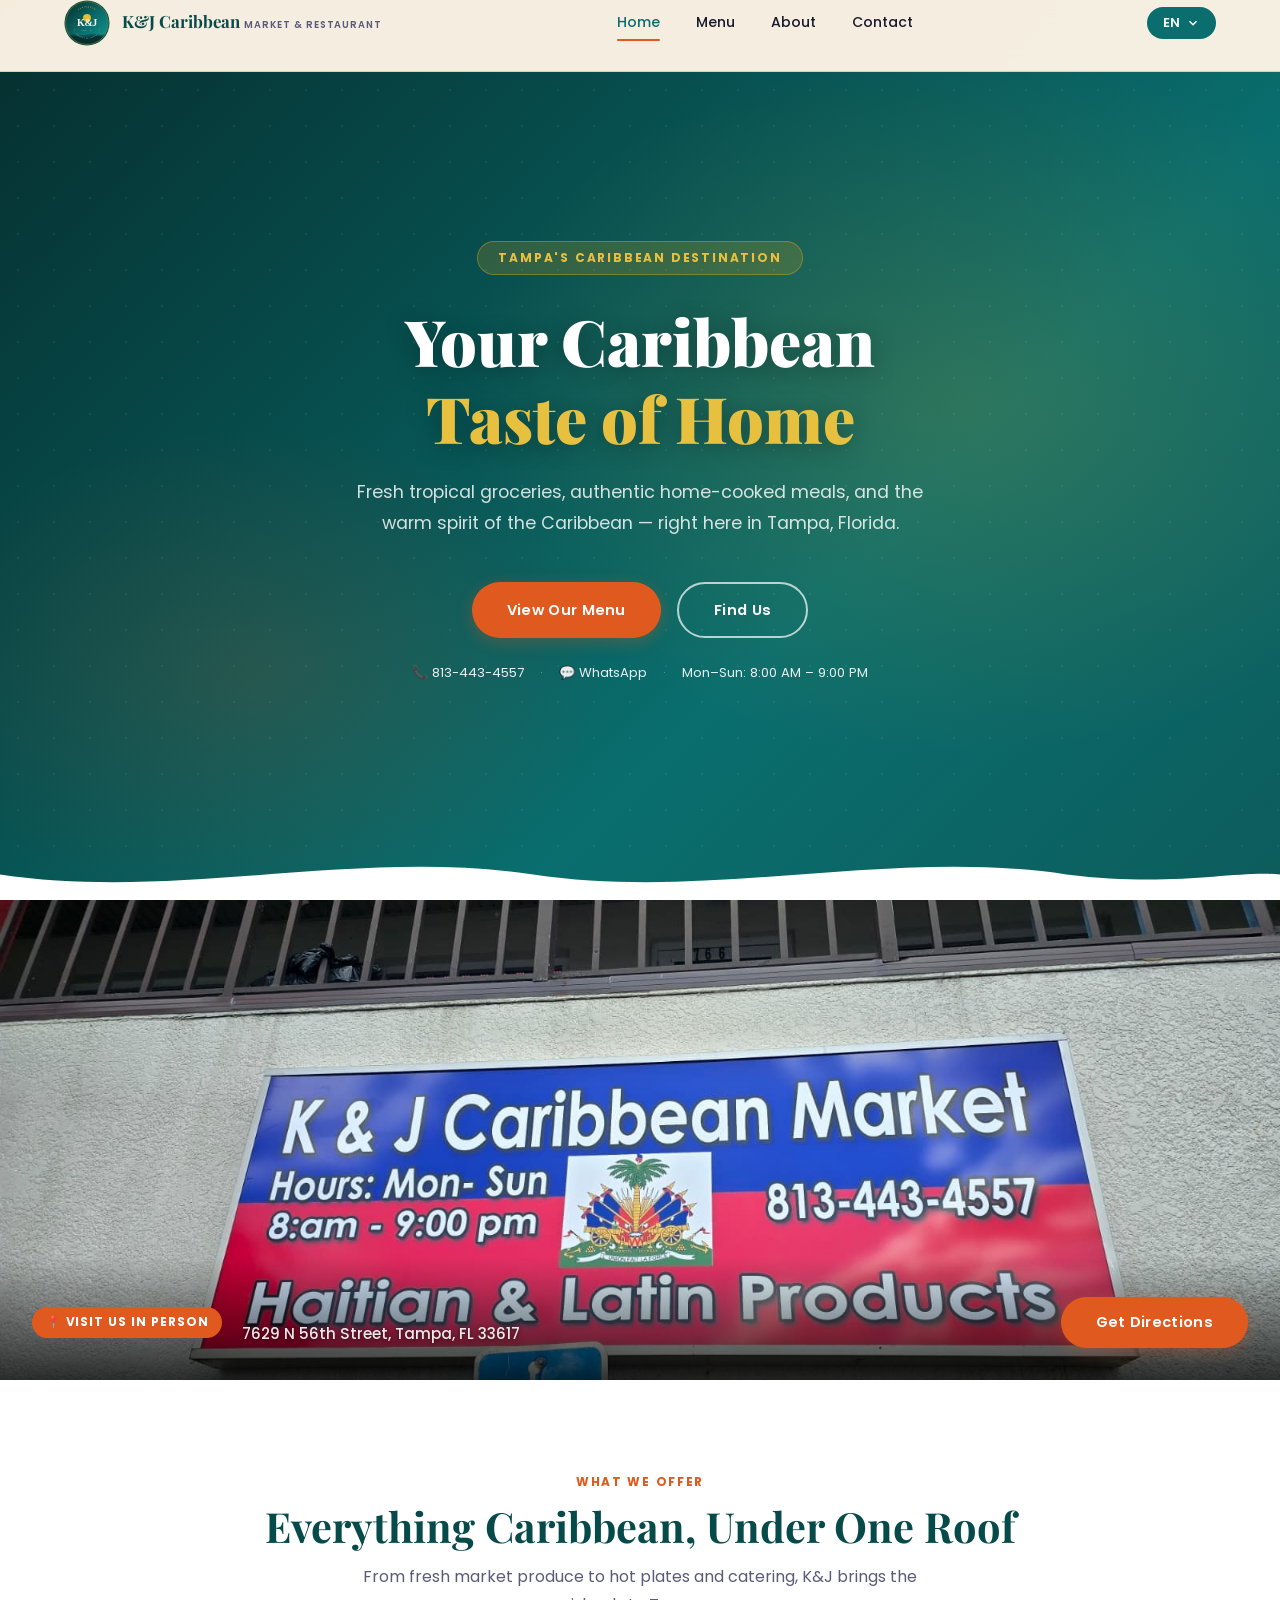
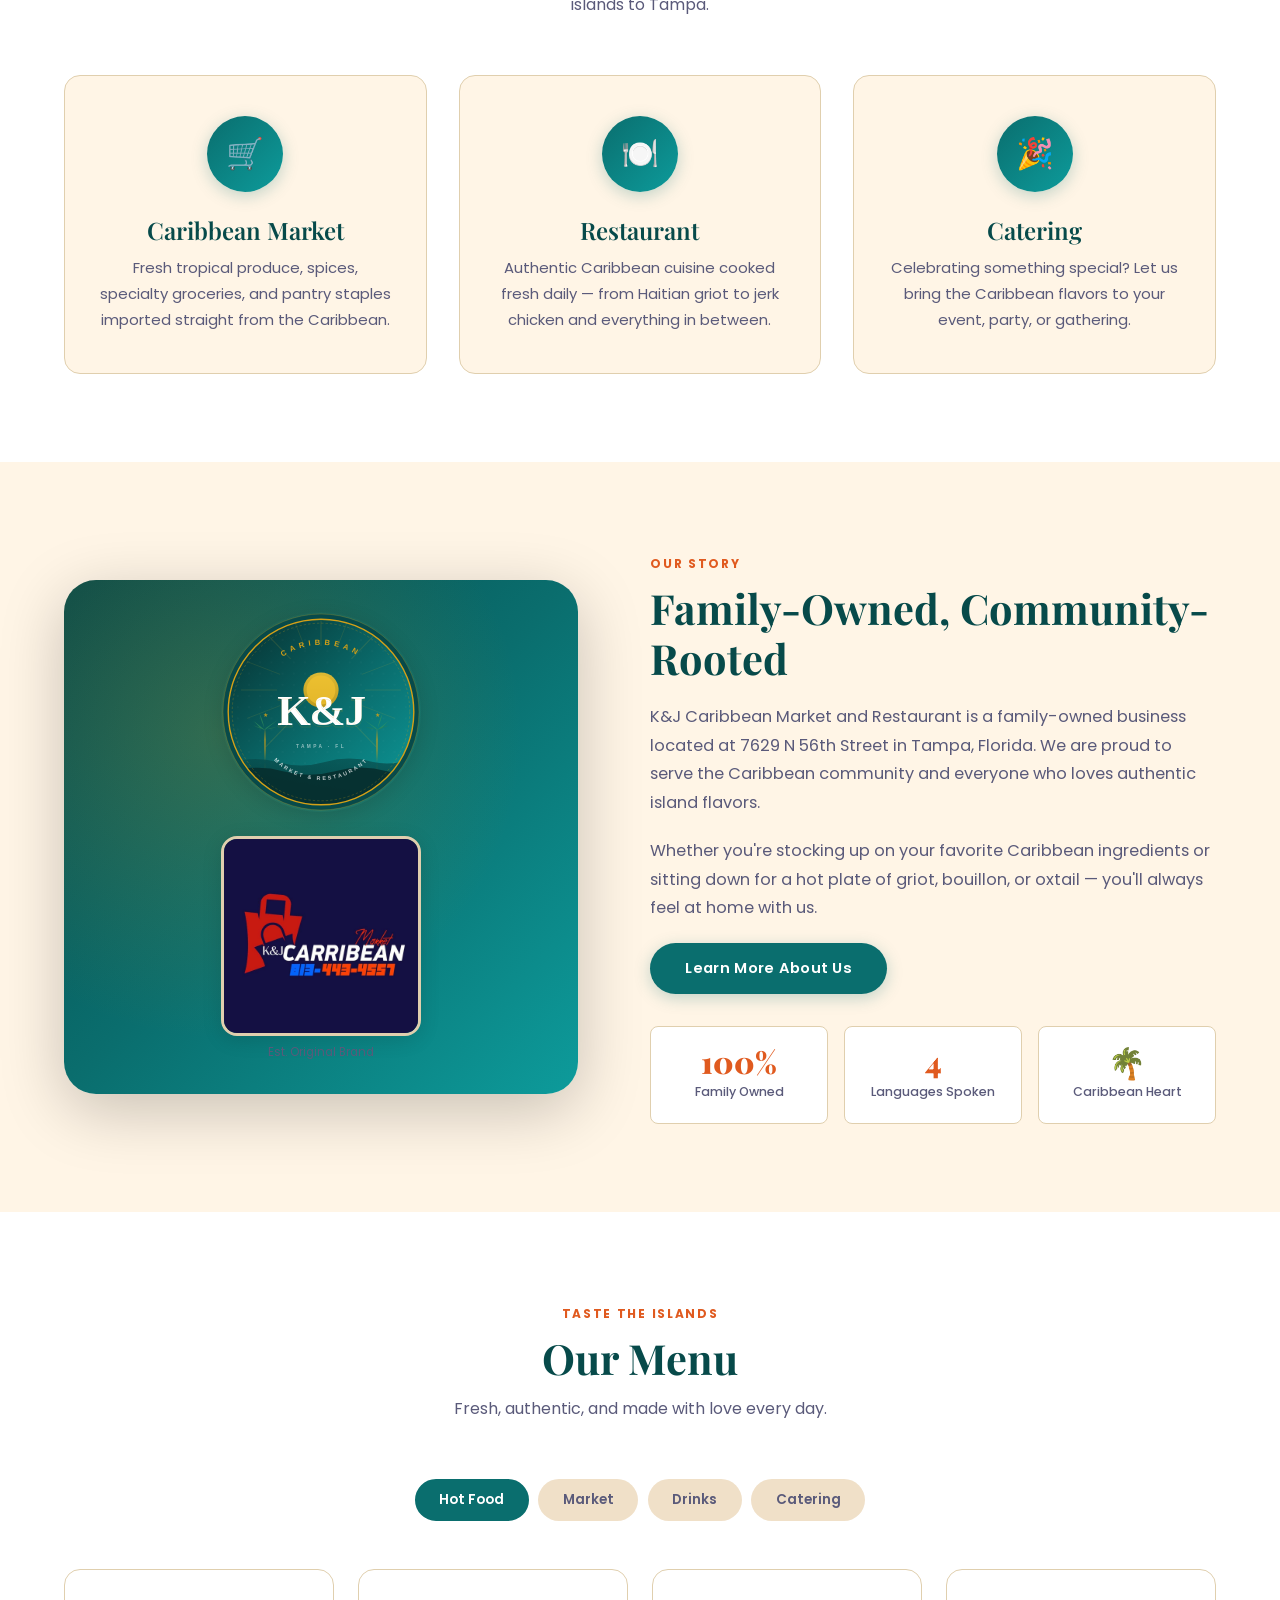
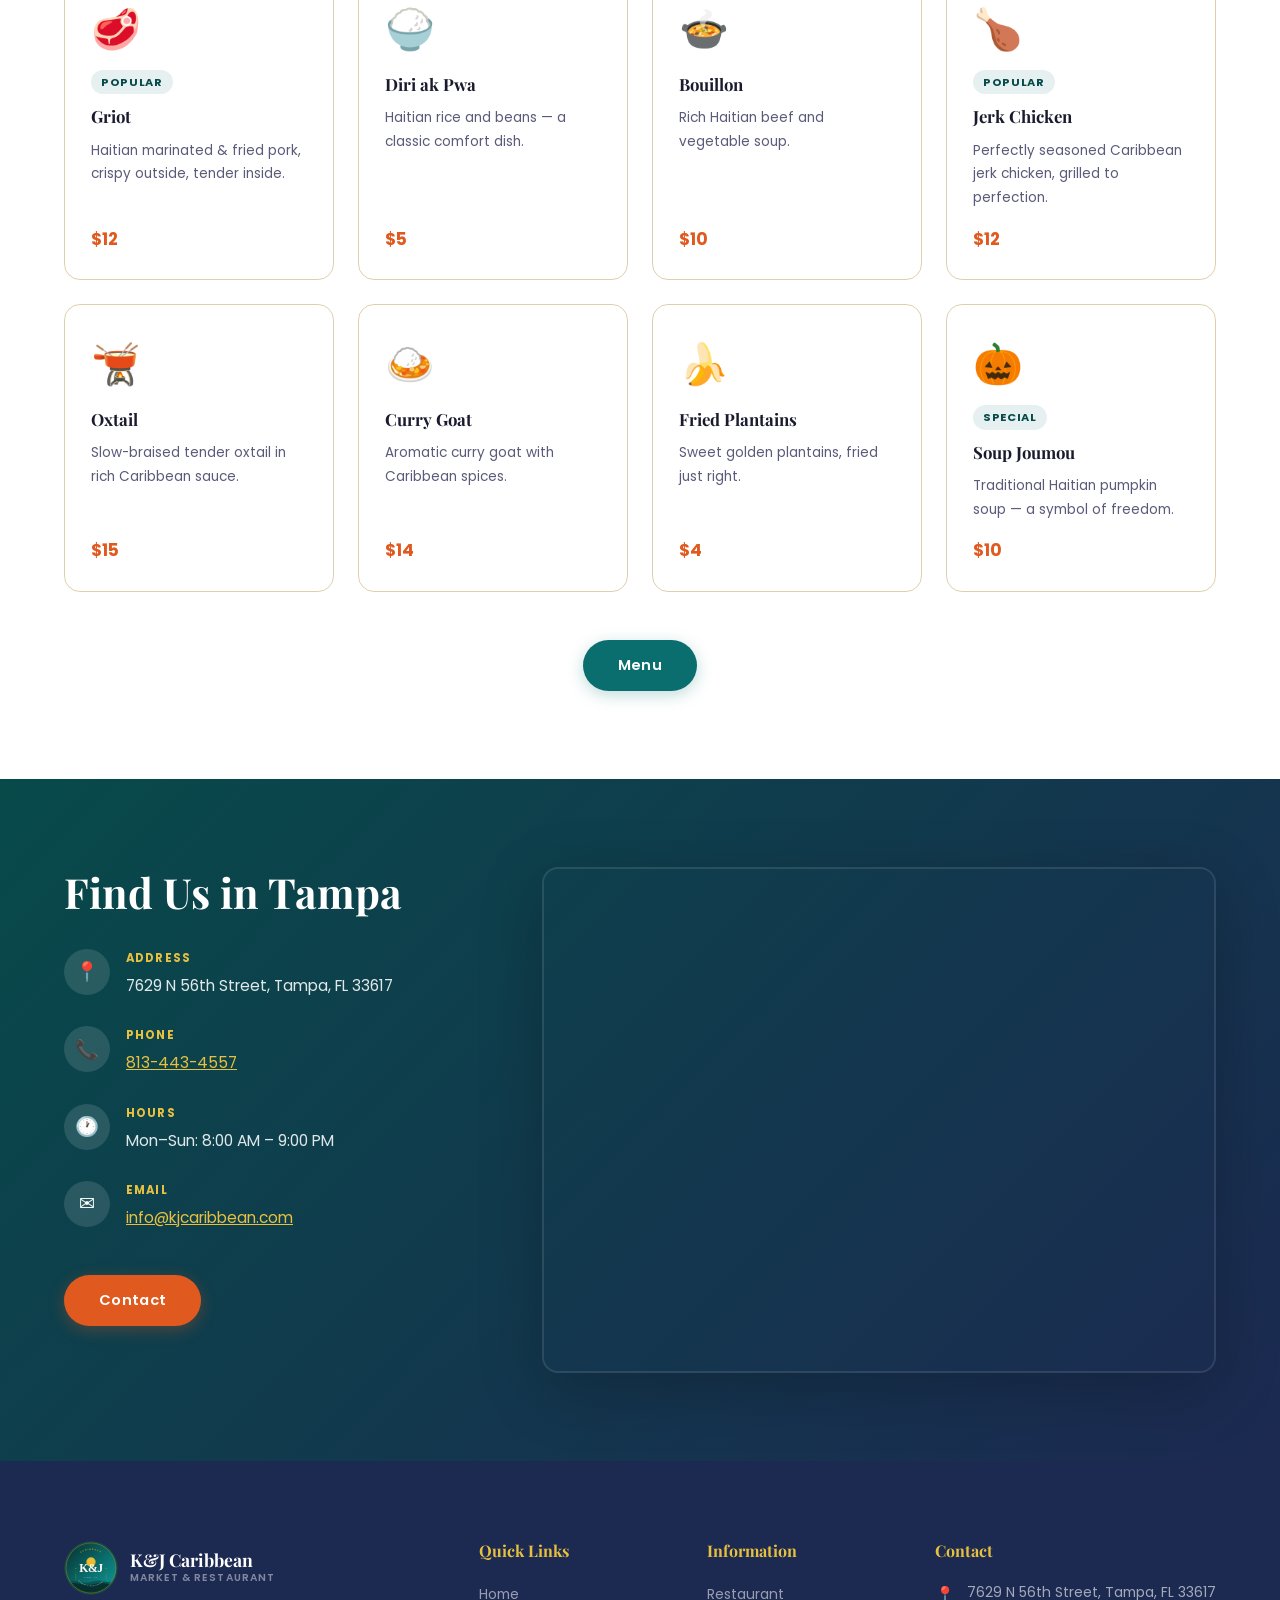
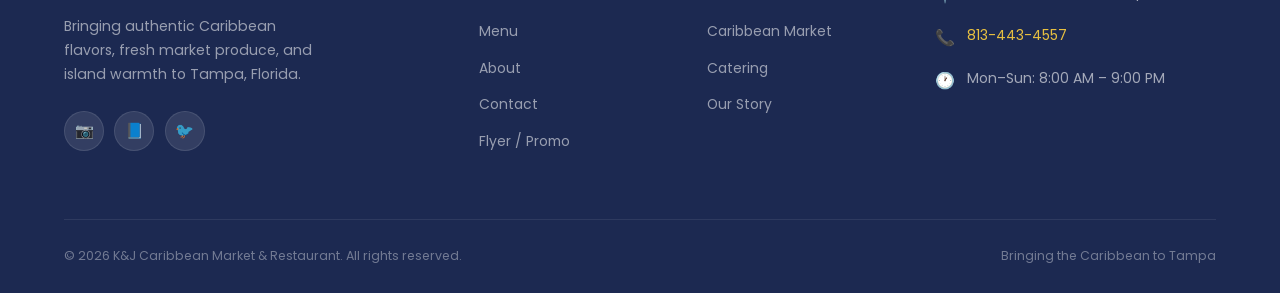
<file: index.html>
﻿<!DOCTYPE html>
<html lang="en">
<head>
  <meta charset="UTF-8">
  <meta name="viewport" content="width=device-width, initial-scale=1.0">
  <meta name="description" content="K&J Caribbean Market & Restaurant — Tampa's home for authentic Caribbean food. Griot, jerk chicken, oxtail, plantains & tropical groceries. Open 7 days at 7629 N 56th St, Tampa FL.">
  <meta name="keywords" content="Caribbean restaurant Tampa FL, Haitian restaurant Tampa, Caribbean market Tampa, griot Tampa, jerk chicken Tampa, oxtail Tampa, tropical groceries Tampa, Haitian food Tampa, Caribbean catering Tampa, plantains Tampa, Caribbean food near me">
  <!-- Open Graph / Social sharing -->
  <meta property="og:title"       content="K&J Caribbean Market & Restaurant | Tampa, FL">
  <meta property="og:description" content="Tampa's authentic Caribbean market & restaurant. Griot, jerk chicken, oxtail, fresh tropical groceries & catering. Open 7 days — 813-443-4557.">
  <meta property="og:type"        content="restaurant">
  <meta property="og:url"         content="https://hilairejr16.github.io/kj-caribbean/">
  <meta property="og:image"       content="https://hilairejr16.github.io/kj-caribbean/images/market/market-03.jpg">
  <meta property="og:image:width"  content="1600">
  <meta property="og:image:height" content="900">
  <meta property="og:locale"      content="en_US">
  <meta property="og:locale:alternate" content="fr_FR">
  <meta property="og:locale:alternate" content="es_ES">
  <!-- Twitter Card -->
  <meta name="twitter:card"        content="summary_large_image">
  <meta name="twitter:title"       content="K&J Caribbean Market & Restaurant | Tampa, FL">
  <meta name="twitter:description" content="Tampa's authentic Caribbean market & restaurant. Griot, jerk chicken, oxtail & tropical groceries. Open 7 days.">
  <meta name="twitter:image"       content="https://hilairejr16.github.io/kj-caribbean/images/market/market-03.jpg">
  <meta name="theme-color"         content="#0A6E6E">
  <meta name="geo.region"          content="US-FL">
  <meta name="geo.placename"       content="Tampa">
  <meta name="geo.position"        content="28.0395;-82.4233">
  <meta name="ICBM"                content="28.0395, -82.4233">
  <link rel="canonical"            href="https://hilairejr16.github.io/kj-caribbean/">
  <!-- Performance: preconnect to font origins -->
  <link rel="preconnect" href="https://fonts.googleapis.com">
  <link rel="preconnect" href="https://fonts.gstatic.com" crossorigin>
  <title>K&J Caribbean Market & Restaurant | Tampa, FL — Griot, Jerk Chicken & Tropical Groceries</title>
  <link rel="stylesheet" href="css/style.css?v=1777506484671">
  <link rel="icon" href="logo/logo.svg" type="image/svg+xml">
  <link rel="apple-touch-icon" href="logo/logo.svg">
  <!-- Local Business Schema (Google Rich Results) -->
  <script type="application/ld+json">
  {
    "@context": "https://schema.org",
    "@type": ["Restaurant", "GroceryStore"],
    "name": "K&J Caribbean Market and Restaurant",
    "description": "Family-owned Caribbean market and restaurant in Tampa, FL. Fresh tropical groceries, authentic Haitian and Caribbean cuisine, and catering services.",
    "url": "https://hilairejr16.github.io/kj-caribbean/",
    "telephone": "+1-813-443-4557",
    "email": "info@kjcaribbean.com",
    "image": "https://hilairejr16.github.io/kj-caribbean/logo/logo.svg",
    "address": {
      "@type": "PostalAddress",
      "streetAddress": "7629 N 56th Street",
      "addressLocality": "Tampa",
      "addressRegion": "FL",
      "postalCode": "33617",
      "addressCountry": "US"
    },
    "geo": {
      "@type": "GeoCoordinates",
      "latitude": 28.0395,
      "longitude": -82.4233
    },
    "openingHoursSpecification": [
      {
        "@type": "OpeningHoursSpecification",
        "dayOfWeek": ["Monday","Tuesday","Wednesday","Thursday","Friday","Saturday","Sunday"],
        "opens": "08:00",
        "closes": "21:00"
      }
    ],
    "servesCuisine": ["Caribbean", "Haitian", "Jamaican"],
    "priceRange": "$$",
    "currenciesAccepted": "USD",
    "paymentAccepted": "Cash, Credit Card",
    "hasMap": "https://maps.google.com/?q=7629+N+56th+Street+Tampa+FL+33617",
    "areaServed": "Tampa, FL",
    "inLanguage": ["en", "fr", "ht", "es"],
    "menu": "https://hilairejr16.github.io/kj-caribbean/menu.html",
    "sameAs": [
      "https://www.google.com/maps?q=7629+N+56th+Street+Tampa+FL+33617"
    ],
    "hasOfferCatalog": {
      "@type": "OfferCatalog",
      "name": "K&J Caribbean Menu",
      "itemListElement": [
        { "@type": "Offer", "itemOffered": { "@type": "MenuItem", "name": "Griot", "description": "Haitian marinated & fried pork, crispy outside, tender inside.", "offers": { "@type": "Offer", "price": "12.00", "priceCurrency": "USD" } } },
        { "@type": "Offer", "itemOffered": { "@type": "MenuItem", "name": "Jerk Chicken", "description": "Perfectly seasoned Caribbean jerk chicken, grilled to perfection.", "offers": { "@type": "Offer", "price": "12.00", "priceCurrency": "USD" } } },
        { "@type": "Offer", "itemOffered": { "@type": "MenuItem", "name": "Oxtail", "description": "Slow-braised tender oxtail in rich Caribbean sauce.", "offers": { "@type": "Offer", "price": "15.00", "priceCurrency": "USD" } } },
        { "@type": "Offer", "itemOffered": { "@type": "MenuItem", "name": "Soup Joumou", "description": "Traditional Haitian pumpkin soup — a symbol of freedom.", "offers": { "@type": "Offer", "price": "10.00", "priceCurrency": "USD" } } }
      ]
    }
  }
  </script>
  <!-- FAQ Schema for Google rich results -->
  <script type="application/ld+json">
  {
    "@context": "https://schema.org",
    "@type": "FAQPage",
    "mainEntity": [
      {
        "@type": "Question",
        "name": "Where is K&J Caribbean Market and Restaurant located?",
        "acceptedAnswer": { "@type": "Answer", "text": "We are located at 7629 N 56th Street, Tampa, FL 33617. Easy to find near the heart of Tampa's Caribbean community." }
      },
      {
        "@type": "Question",
        "name": "What are K&J Caribbean's hours?",
        "acceptedAnswer": { "@type": "Answer", "text": "We are open Monday through Sunday 8:00 AM – 9:00 PM, every day of the week." }
      },
      {
        "@type": "Question",
        "name": "Does K&J Caribbean do catering?",
        "acceptedAnswer": { "@type": "Answer", "text": "Yes! We offer full catering services for weddings, birthdays, corporate events, and any gathering. Call us at 813-443-4557 or visit our contact page to request a quote." }
      },
      {
        "@type": "Question",
        "name": "What type of food does K&J Caribbean serve?",
        "acceptedAnswer": { "@type": "Answer", "text": "We serve authentic Haitian and Caribbean cuisine including griot (marinated fried pork), jerk chicken, oxtail, curry goat, Soup Joumou, diri ak pwa (rice and beans), fried plantains, and more. We also carry a full Caribbean grocery market with tropical produce, spices, and imported goods." }
      },
      {
        "@type": "Question",
        "name": "What languages does K&J Caribbean speak?",
        "acceptedAnswer": { "@type": "Answer", "text": "We speak English, French, Haitian Creole (Kreyòl), and Spanish — so everyone feels welcome." }
      }
    ]
  }
  </script>
</head>
<body>

<!-- ═══ NAVBAR ════════════════════════════════════════════ -->
<nav class="navbar" id="navbar">
  <div class="container">
    <div class="nav-inner">
      <a href="index.html" class="nav-brand" aria-label="K&J Caribbean Home">
        <img src="logo/logo.svg" alt="K&J Caribbean" class="nav-logo" width="46" height="46">
        <div class="nav-brand-text">
          <span class="brand-name">K&amp;J Caribbean</span>
          <span class="brand-sub">Market &amp; Restaurant</span>
        </div>
      </a>

      <div class="nav-links" id="nav-links">
        <a href="index.html"   data-i18n="nav_home">Home</a>
        <a href="menu.html"    data-i18n="nav_menu">Menu</a>
        <a href="about.html"   data-i18n="nav_about">About</a>
        <a href="contact.html" data-i18n="nav_contact">Contact</a>
      </div>

      <div class="nav-right">
        <div class="lang-selector" id="lang-selector">
          <button class="lang-toggle" aria-label="Select language" aria-expanded="false">
            <span class="lang-label">EN</span>
            <svg viewBox="0 0 24 24" fill="none" stroke="currentColor" stroke-width="2.5"><path d="M6 9l6 6 6-6"/></svg>
          </button>
          <div class="lang-dropdown" role="listbox">
            <button class="lang-option active" data-lang="en" role="option"><span class="lang-flag">🇺🇸</span> English</button>
            <button class="lang-option"        data-lang="fr" role="option"><span class="lang-flag">🇫🇷</span> Français</button>
            <button class="lang-option"        data-lang="ht" role="option"><span class="lang-flag">🇭🇹</span> Kreyòl</button>
            <button class="lang-option"        data-lang="es" role="option"><span class="lang-flag">🇪🇸</span> Español</button>
          </div>
        </div>
        <button class="nav-toggle" id="nav-toggle" aria-label="Toggle navigation menu" aria-expanded="false">
          <span></span><span></span><span></span>
        </button>
      </div>
    </div>
  </div>
</nav>

<!-- ═══ HERO ══════════════════════════════════════════════ -->
<section class="hero" id="home">
  <div class="hero-content">
    <div class="hero-badge" data-i18n="hero_badge">Tampa's Caribbean Destination</div>
    <h1>
      <span data-i18n="hero_h1a">Your Caribbean</span><br>
      <em data-i18n="hero_h1b">Taste of Home</em>
    </h1>
    <p class="hero-sub" data-i18n="hero_sub">
      Fresh tropical groceries, authentic home-cooked meals, and the warm spirit of the Caribbean — right here in Tampa, Florida.
    </p>
    <div class="hero-actions">
      <a href="menu.html"    class="btn btn-primary"       data-i18n="hero_cta1">View Our Menu</a>
      <a href="contact.html" class="btn btn-outline-white" data-i18n="hero_cta2">Find Us</a>
    </div>
    <div class="hero-quick-contact">
      <a href="tel:8134434557" class="hero-qc-link">📞 813-443-4557</a>
      <span class="hero-qc-sep">·</span>
      <a href="https://wa.me/18134434557" target="_blank" rel="noopener" class="hero-qc-link">💬 WhatsApp</a>
      <span class="hero-qc-sep">·</span>
      <span class="hero-qc-link" data-i18n="footer_hours">Mon–Sun 8AM–9PM</span>
    </div>
  </div>
  <div class="hero-wave">
    <svg viewBox="0 0 1440 80" preserveAspectRatio="none" xmlns="http://www.w3.org/2000/svg">
      <path d="M0,50 C200,80 400,20 600,50 C800,80 1000,20 1200,50 C1320,65 1390,45 1440,50 L1440,80 L0,80 Z" fill="#ffffff"/>
    </svg>
  </div>
</section>

<!-- ═══ STORE SIGN BANNER ═════════════════════════════════ -->
<section class="store-banner reveal" id="store-banner" aria-label="K&J Caribbean Market storefront">
  <div class="store-banner-img-wrap">
    <img src="images/store-sign.jpg"
         alt="K & J Caribbean Market storefront sign — Haitian & Latin Products, Tampa FL"
         loading="lazy" decoding="async">
    <div class="store-banner-overlay">
      <div class="store-banner-badge">📍 Visit Us In Person</div>
      <p class="store-banner-address">7629 N 56th Street, Tampa, FL 33617</p>
      <a href="https://maps.google.com/?q=7629+N+56th+Street+Tampa+FL+33617"
         target="_blank" rel="noopener noreferrer"
         class="btn btn-primary store-banner-btn">Get Directions</a>
    </div>
  </div>
</section>

<!-- ═══ FEATURES ══════════════════════════════════════════ -->
<section class="section section--white" id="features">
  <div class="container">
    <div class="section-header center">
      <div class="section-label">What We Offer</div>
      <h2 class="section-title" data-i18n="feat_title">Everything Caribbean, Under One Roof</h2>
      <p class="section-sub" data-i18n="feat_sub">From fresh market produce to hot plates and catering, K&J brings the islands to Tampa.</p>
    </div>
    <div class="grid-3 reveal">
      <div class="feature-card">
        <div class="feature-icon">🛒</div>
        <h3 data-i18n="feat_market">Caribbean Market</h3>
        <p data-i18n="feat_market_desc">Fresh tropical produce, spices, specialty groceries, and pantry staples imported straight from the Caribbean.</p>
      </div>
      <div class="feature-card">
        <div class="feature-icon">🍽️</div>
        <h3 data-i18n="feat_restaurant">Restaurant</h3>
        <p data-i18n="feat_rest_desc">Authentic Caribbean cuisine cooked fresh daily — from Haitian griot to jerk chicken and everything in between.</p>
      </div>
      <div class="feature-card">
        <div class="feature-icon">🎉</div>
        <h3 data-i18n="feat_catering">Catering</h3>
        <p data-i18n="feat_cater_desc">Celebrating something special? Let us bring the Caribbean flavors to your event, party, or gathering.</p>
      </div>
    </div>
  </div>
</section>

<!-- ═══ ABOUT PREVIEW ════════════════════════════════════ -->
<section class="section section--cream" id="about-preview">
  <div class="container">
    <div class="about-grid">
      <div class="about-visual reveal">
        <div class="about-visual-inner" style="display:flex;flex-direction:column;align-items:center;gap:1.5rem;">
          <img src="logo/logo.svg" alt="K&J Caribbean — Current Logo" style="width:200px;height:200px;border-radius:50%;box-shadow:var(--shadow-md);">
          <div style="text-align:center;">
            <img src="logo/logo-old.jpeg" alt="K&J Caribbean Market — Original Logo" style="width:200px;height:auto;border-radius:var(--r-md);box-shadow:var(--shadow-md);border:3px solid var(--border);">
            <p style="font-size:.72rem;color:var(--text-muted);margin-top:.4rem;">Est. Original Brand</p>
          </div>
        </div>
      </div>
      <div class="about-text reveal">
        <div class="section-label" data-i18n="about_label">Our Story</div>
        <h2 class="section-title" data-i18n="about_title">Family-Owned, Community-Rooted</h2>
        <p data-i18n="about_p1">
          K&J Caribbean Market and Restaurant is a family-owned business located at 7629 N 56th Street in Tampa, Florida. We are proud to serve the Caribbean community and everyone who loves authentic island flavors.
        </p>
        <p data-i18n="about_p2">
          Whether you're stocking up on your favorite Caribbean ingredients or sitting down for a hot plate of griot, bouillon, or oxtail — you'll always feel at home with us.
        </p>
        <a href="about.html" class="btn btn-teal" data-i18n="about_cta">Learn More About Us</a>
        <div class="about-stats">
          <div class="stat-box">
            <div class="stat-num" data-i18n="stat1_num">100%</div>
            <div class="stat-lbl" data-i18n="stat1_lbl">Family Owned</div>
          </div>
          <div class="stat-box">
            <div class="stat-num" data-i18n="stat2_num">4</div>
            <div class="stat-lbl" data-i18n="stat2_lbl">Languages Spoken</div>
          </div>
          <div class="stat-box">
            <div class="stat-num" data-i18n="stat3_num">🌴</div>
            <div class="stat-lbl" data-i18n="stat3_lbl">Caribbean Heart</div>
          </div>
        </div>
      </div>
    </div>
  </div>
</section>

<!-- ═══ MENU PREVIEW ══════════════════════════════════════ -->
<section class="section section--white" id="menu-preview">
  <div class="container">
    <div class="section-header center reveal">
      <div class="section-label">Taste the Islands</div>
      <h2 class="section-title" data-i18n="menu_title">Our Menu</h2>
      <p class="section-sub" data-i18n="menu_sub">Fresh, authentic, and made with love every day.</p>
    </div>

    <div class="menu-tabs">
      <button class="tab-btn active" data-tab="tab-hot"      data-i18n="tab_hot">Hot Food</button>
      <button class="tab-btn"        data-tab="tab-produce"  data-i18n="tab_produce">Market</button>
      <button class="tab-btn"        data-tab="tab-drinks"   data-i18n="tab_drinks">Drinks</button>
      <button class="tab-btn"        data-tab="tab-catering" data-i18n="tab_catering">Catering</button>
    </div>

    <!-- Hot Food -->
    <div id="tab-hot" class="menu-panel active">
      <div class="menu-card"><div class="menu-card-emoji">🥩</div><div class="tag">Popular</div><h4 data-i18n="hf1_name">Griot</h4><p class="desc" data-i18n="hf1_desc">Haitian marinated &amp; fried pork, crispy outside, tender inside.</p><div class="price" data-i18n="hf1_price">$12</div></div>
      <div class="menu-card"><div class="menu-card-emoji">🍚</div><h4 data-i18n="hf2_name">Diri ak Pwa</h4><p class="desc" data-i18n="hf2_desc">Haitian rice and beans — a classic comfort dish.</p><div class="price" data-i18n="hf2_price">$5</div></div>
      <div class="menu-card"><div class="menu-card-emoji">🍲</div><h4 data-i18n="hf3_name">Bouillon</h4><p class="desc" data-i18n="hf3_desc">Rich Haitian beef and vegetable soup.</p><div class="price" data-i18n="hf3_price">$10</div></div>
      <div class="menu-card"><div class="menu-card-emoji">🍗</div><div class="tag">Popular</div><h4 data-i18n="hf4_name">Jerk Chicken</h4><p class="desc" data-i18n="hf4_desc">Perfectly seasoned Caribbean jerk chicken, grilled to perfection.</p><div class="price" data-i18n="hf4_price">$12</div></div>
      <div class="menu-card"><div class="menu-card-emoji">🫕</div><h4 data-i18n="hf5_name">Oxtail</h4><p class="desc" data-i18n="hf5_desc">Slow-braised tender oxtail in rich Caribbean sauce.</p><div class="price" data-i18n="hf5_price">$15</div></div>
      <div class="menu-card"><div class="menu-card-emoji">🍛</div><h4 data-i18n="hf6_name">Curry Goat</h4><p class="desc" data-i18n="hf6_desc">Aromatic curry goat with Caribbean spices.</p><div class="price" data-i18n="hf6_price">$14</div></div>
      <div class="menu-card"><div class="menu-card-emoji">🍌</div><h4 data-i18n="hf7_name">Fried Plantains</h4><p class="desc" data-i18n="hf7_desc">Sweet golden plantains, fried just right.</p><div class="price" data-i18n="hf7_price">$4</div></div>
      <div class="menu-card"><div class="menu-card-emoji">🎃</div><div class="tag">Special</div><h4 data-i18n="hf8_name">Soup Joumou</h4><p class="desc" data-i18n="hf8_desc">Traditional Haitian pumpkin soup — a symbol of freedom.</p><div class="price" data-i18n="hf8_price">$10</div></div>
    </div>

    <!-- Market / Produce -->
    <div id="tab-produce" class="menu-panel">
      <div class="menu-card"><div class="menu-card-emoji">🍌</div><h4 data-i18n="mk1_name">Plantains</h4><p class="desc" data-i18n="mk1_desc">Green or ripe — fresh tropical plantains.</p></div>
      <div class="menu-card"><div class="menu-card-emoji">🥔</div><h4 data-i18n="mk2_name">Malanga / Taro</h4><p class="desc" data-i18n="mk2_desc">Fresh Caribbean root vegetables.</p></div>
      <div class="menu-card"><div class="menu-card-emoji">🌿</div><h4 data-i18n="mk3_name">Yuca (Cassava)</h4><p class="desc" data-i18n="mk3_desc">Fresh yuca, a Caribbean staple.</p></div>
      <div class="menu-card"><div class="menu-card-emoji">🍈</div><h4 data-i18n="mk4_name">Breadfruit</h4><p class="desc" data-i18n="mk4_desc">Fresh breadfruit when in season.</p></div>
      <div class="menu-card"><div class="menu-card-emoji">🌶️</div><h4 data-i18n="mk5_name">Scotch Bonnet Peppers</h4><p class="desc" data-i18n="mk5_desc">Fiery Caribbean peppers for authentic flavors.</p></div>
      <div class="menu-card"><div class="menu-card-emoji">🧂</div><h4 data-i18n="mk6_name">Caribbean Spice Blends</h4><p class="desc" data-i18n="mk6_desc">Specialty seasoning mixes and imported spices.</p></div>

      <!-- ── Market Photo Gallery ─────────────────────────── -->
      <div class="gallery-section-header" style="grid-column:1/-1;margin-top:2.5rem;">
        <h3 style="font-family:var(--font-head);color:var(--teal);margin-bottom:.4rem;">Inside Our Market</h3>
        <p style="color:var(--text-muted);font-size:.92rem;">A look at what you'll find on our shelves — click any photo to explore.</p>
      </div>
      <div data-gallery="market" style="grid-column:1/-1;"></div>
    </div>

    <!-- Drinks -->
    <div id="tab-drinks" class="menu-panel">
      <div class="menu-card"><div class="menu-card-emoji">🥛</div><div class="tag">Traditional</div><h4 data-i18n="dr1_name">Akasan</h4><p class="desc" data-i18n="dr1_desc">Traditional Haitian creamy corn drink.</p></div>
      <div class="menu-card"><div class="menu-card-emoji">🍹</div><h4 data-i18n="dr2_name">Jus Tamarin</h4><p class="desc" data-i18n="dr2_desc">Sweet-tart tamarind juice.</p></div>
      <div class="menu-card"><div class="menu-card-emoji">🥥</div><h4 data-i18n="dr3_name">Coconut Water</h4><p class="desc" data-i18n="dr3_desc">Fresh natural coconut water.</p></div>
      <div class="menu-card"><div class="menu-card-emoji">🥤</div><h4 data-i18n="dr4_name">Tropical Sodas</h4><p class="desc" data-i18n="dr4_desc">Cola Champagne, Kola Couronne &amp; more.</p></div>
      <div class="menu-card"><div class="menu-card-emoji">🍐</div><h4 data-i18n="dr5_name">Jus Corossol</h4><p class="desc" data-i18n="dr5_desc">Soursop juice, creamy and refreshing.</p></div>
      <div class="menu-card"><div class="menu-card-emoji">🍾</div><div class="tag">Ask Us</div><h4 data-i18n="dr6_name">Kremas</h4><p class="desc" data-i18n="dr6_desc">Haitian coconut cream liqueur (ask about availability).</p></div>
    </div>

    <!-- Catering -->
    <div id="tab-catering" class="menu-panel">
      <div class="menu-card"><div class="menu-card-emoji">🥘</div><h4 data-i18n="cat1_name">Party Platters</h4><p class="desc" data-i18n="cat1_desc">Large serving trays of our most popular dishes for events.</p></div>
      <div class="menu-card"><div class="menu-card-emoji">🎊</div><h4 data-i18n="cat2_name">Full Catering Package</h4><p class="desc" data-i18n="cat2_desc">Complete catering service for weddings, birthdays, and gatherings.</p></div>
      <div class="menu-card"><div class="menu-card-emoji">📋</div><h4 data-i18n="cat3_name">Custom Menu</h4><p class="desc" data-i18n="cat3_desc">Work with us to create a custom menu for your event.</p></div>
      <div class="menu-card"><div class="menu-card-emoji">🚗</div><h4 data-i18n="cat4_name">Delivery Available</h4><p class="desc" data-i18n="cat4_desc">We deliver to your venue — call for details and pricing.</p></div>
    </div>

    <div style="text-align:center;margin-top:3rem;">
      <a href="menu.html" class="btn btn-teal" data-i18n="nav_menu">Full Menu →</a>
    </div>
  </div>
</section>

<!-- ═══ LOCATION ══════════════════════════════════════════ -->
<section class="location-section" id="location">
  <div class="container">
    <div class="location-grid">
      <div class="location-info reveal">
        <h2 data-i18n="loc_title">Find Us in Tampa</h2>
        <div class="info-item">
          <div class="info-icon">📍</div>
          <div>
            <div class="info-label" data-i18n="loc_address_label">Address</div>
            <div class="info-value" data-i18n="loc_address">7629 N 56th Street, Tampa, FL 33617</div>
          </div>
        </div>
        <div class="info-item">
          <div class="info-icon">📞</div>
          <div>
            <div class="info-label" data-i18n="loc_phone_label">Phone</div>
            <div class="info-value"><a href="tel:8134434557" data-i18n="loc_phone">813-443-4557</a></div>
          </div>
        </div>
        <div class="info-item">
          <div class="info-icon">🕐</div>
          <div>
            <div class="info-label" data-i18n="loc_hours_label">Hours</div>
            <div class="info-value" data-i18n="loc_hours">Mon–Sun: 8:00 AM – 9:00 PM</div>
          </div>
        </div>
        <div class="info-item">
          <div class="info-icon">✉️</div>
          <div>
            <div class="info-label" data-i18n="loc_email_label">Email</div>
            <div class="info-value"><a href="mailto:info@kjcaribbean.com" data-i18n="loc_email">info@kjcaribbean.com</a></div>
          </div>
        </div>
        <a href="contact.html" class="btn btn-primary" style="margin-top:1rem;" data-i18n="nav_contact">Contact Us</a>
      </div>
      <div class="map-wrap reveal">
        <iframe
          src="https://maps.google.com/maps?q=7629+N+56th+Street+Tampa+FL+33617&t=&z=15&ie=UTF8&iwloc=&output=embed"
          allowfullscreen
          loading="lazy"
          referrerpolicy="no-referrer-when-downgrade"
          title="K&J Caribbean Market location map">
        </iframe>
      </div>
    </div>
  </div>
</section>

<!-- ═══ FOOTER ════════════════════════════════════════════ -->
<footer>
  <div class="container">
    <div class="footer-grid">
      <div class="footer-brand">
        <div class="footer-brand-wrap">
          <img src="logo/logo.svg" alt="K&J Caribbean" class="footer-logo" width="54" height="54">
          <div>
            <div class="footer-brand-name">K&amp;J Caribbean</div>
            <div class="footer-brand-sub">Market &amp; Restaurant</div>
          </div>
        </div>
        <p data-i18n="footer_desc">Bringing authentic Caribbean flavors, fresh market produce, and island warmth to Tampa, Florida.</p>
        <div class="footer-socials">
          <a href="https://www.instagram.com/kjcaribbeantampa/" target="_blank" rel="noopener noreferrer" class="footer-social" aria-label="Instagram">📷</a>
          <a href="https://www.facebook.com/kjcaribbeantampa" target="_blank" rel="noopener noreferrer" class="footer-social" aria-label="Facebook">📘</a>
          <a href="https://www.twitter.com/kjcaribbean" target="_blank" rel="noopener noreferrer" class="footer-social" aria-label="Twitter/X">🐦</a>
        </div>
      </div>

      <div class="footer-col">
        <h4 data-i18n="footer_links">Quick Links</h4>
        <ul>
          <li><a href="index.html"   data-i18n="nav_home">Home</a></li>
          <li><a href="menu.html"    data-i18n="nav_menu">Menu</a></li>
          <li><a href="about.html"   data-i18n="nav_about">About</a></li>
          <li><a href="contact.html" data-i18n="nav_contact">Contact</a></li>
          <li><a href="flyer.html">Flyer / Promo</a></li>
        </ul>
      </div>

      <div class="footer-col">
        <h4 data-i18n="footer_info">Information</h4>
        <ul>
          <li><a href="menu.html#tab-hot"      data-i18n="feat_restaurant">Restaurant</a></li>
          <li><a href="menu.html#tab-produce"  data-i18n="feat_market">Caribbean Market</a></li>
          <li><a href="menu.html#tab-catering" data-i18n="feat_catering">Catering</a></li>
          <li><a href="about.html"             data-i18n="about_label">Our Story</a></li>
        </ul>
      </div>

      <div class="footer-col">
        <h4 data-i18n="footer_contact">Contact</h4>
        <div class="footer-contact-item">
          <span class="ico">📍</span>
          <span class="txt" data-i18n="loc_address">7629 N 56th Street, Tampa, FL 33617</span>
        </div>
        <div class="footer-contact-item">
          <span class="ico">📞</span>
          <span class="txt"><a href="tel:8134434557">813-443-4557</a></span>
        </div>
        <div class="footer-contact-item">
          <span class="ico">🕐</span>
          <span class="txt" data-i18n="footer_hours">Mon–Sun: 8:00 AM – 9:00 PM</span>
        </div>
      </div>
    </div>

    <div class="footer-bottom">
      <p>© <span id="year"></span> K&amp;J Caribbean Market &amp; Restaurant. <span data-i18n="footer_rights">All rights reserved.</span></p>
      <p data-i18n="footer_tagline">Bringing the Caribbean to Tampa</p>
    </div>
  </div>
</footer>

<!-- Scroll to top -->
<button class="scroll-top" id="scroll-top" aria-label="Scroll to top">↑</button>

<script src="data/gallery.js?v=1777506484671"></script>
<script src="js/gallery.js?v=1777506484671"></script>
<script src="js/i18n.js?v=1777506484671"></script>
<script src="js/main.js?v=1777506484671"></script>
<script>
  document.getElementById('year').textContent = new Date().getFullYear();
  if ('serviceWorker' in navigator) {
    navigator.serviceWorker.register('./sw.js').catch(() => {});
  }
</script>
</body>
</html>
</file>
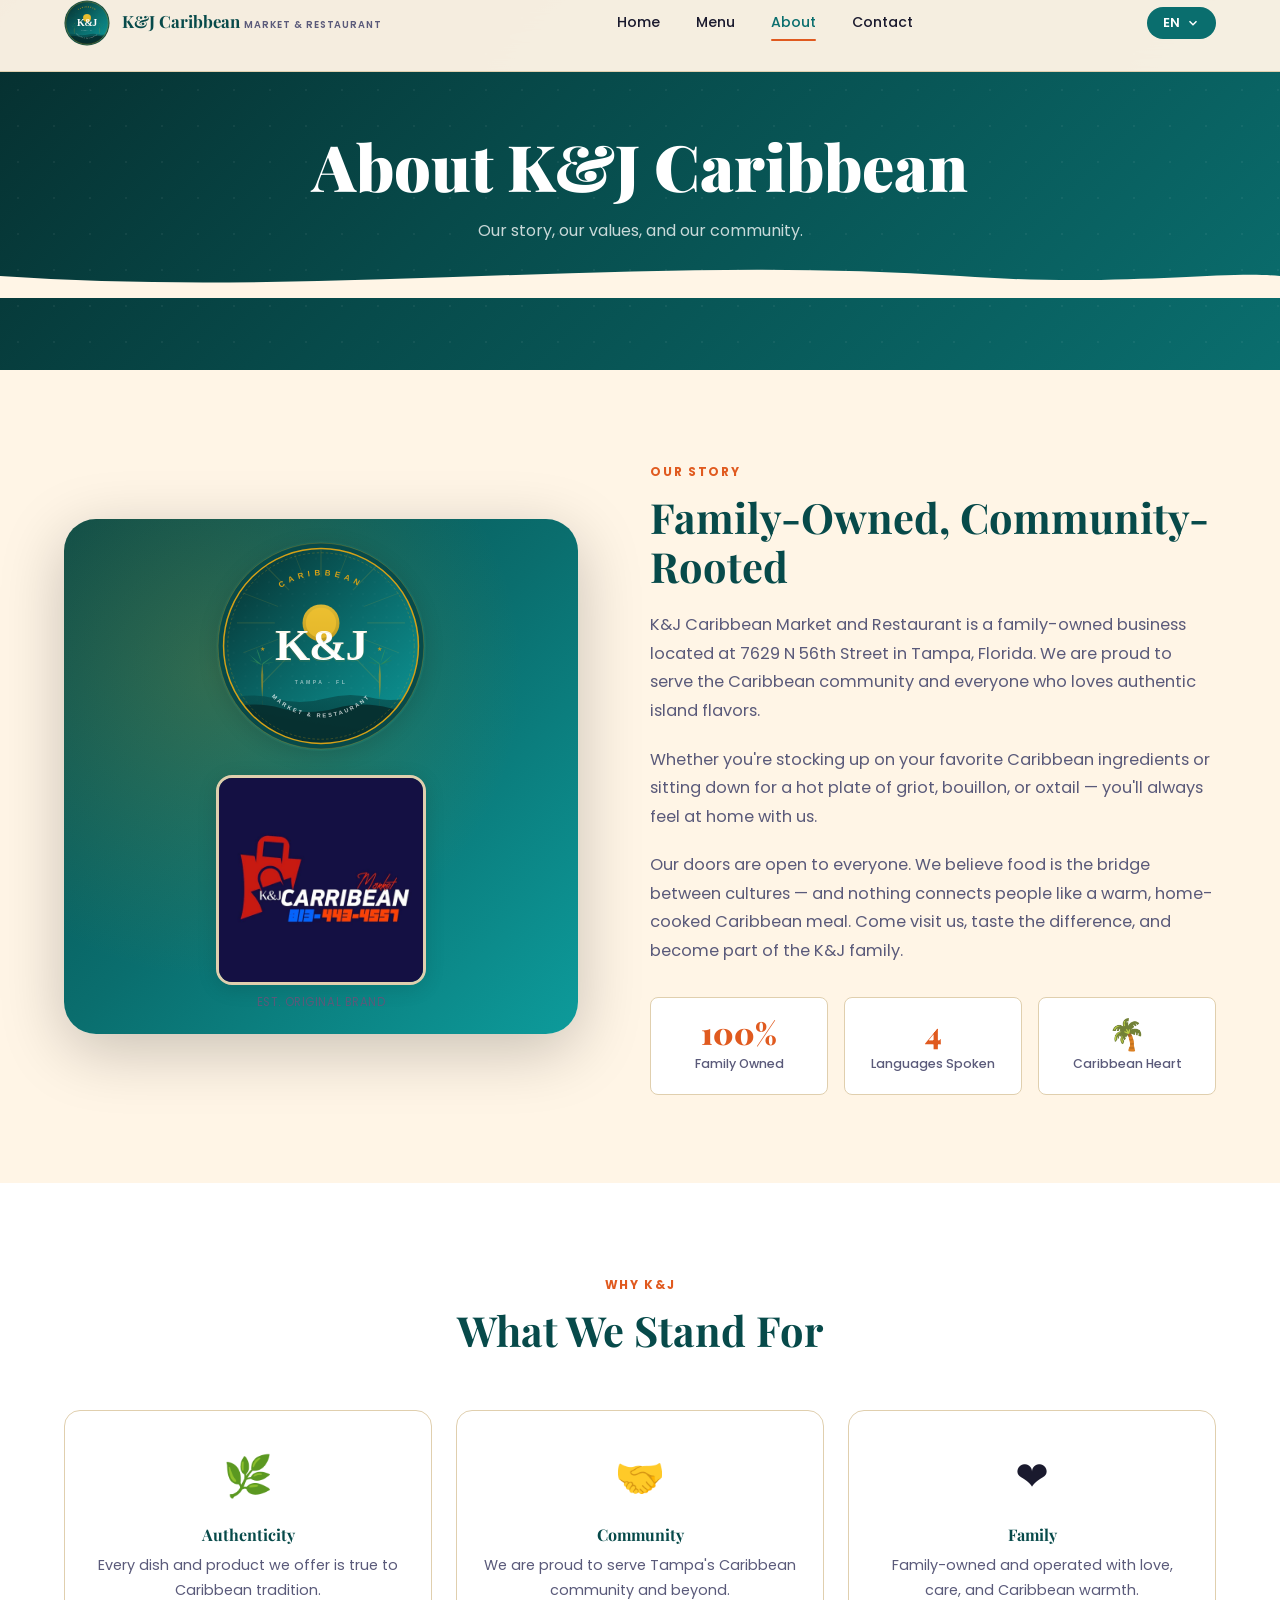
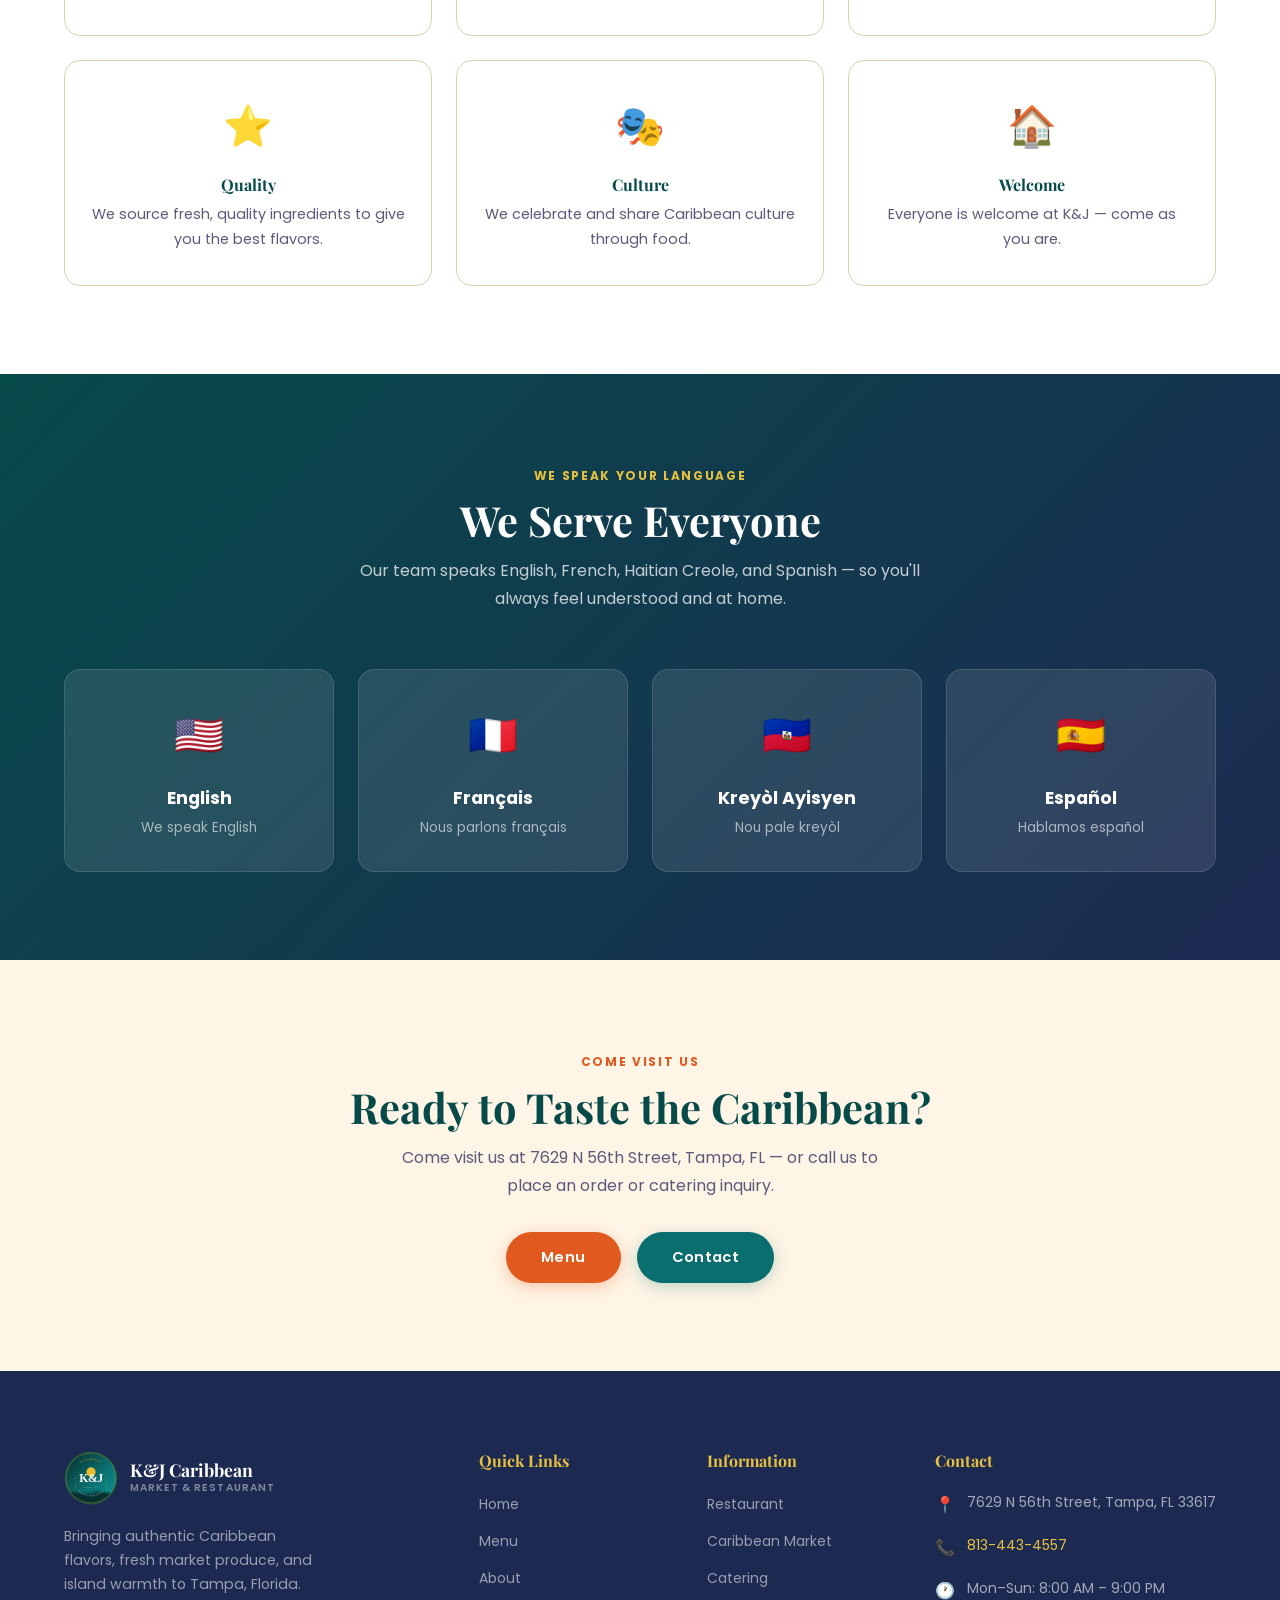
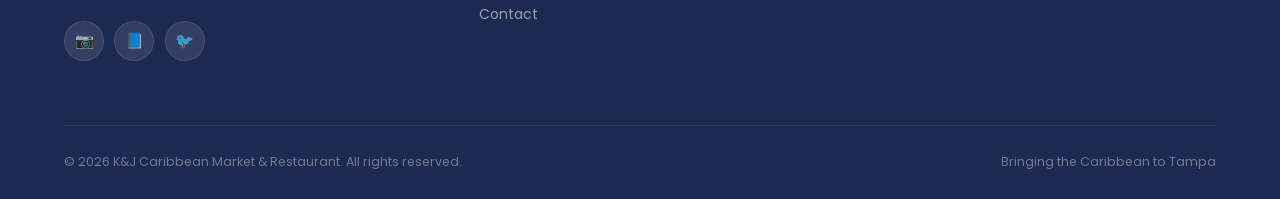
<file: about.html>
﻿<!DOCTYPE html>
<html lang="en">
<head>
  <meta charset="UTF-8">
  <meta name="viewport" content="width=device-width, initial-scale=1.0">
  <meta name="description" content="About K&J Caribbean Market & Restaurant — Family-owned, community-rooted Caribbean market and restaurant in Tampa, FL. We speak English, French, Haitian Creole, and Spanish.">
  <meta property="og:title"   content="About — K&J Caribbean Market & Restaurant">
  <meta property="og:description" content="Family-owned Caribbean market &amp; restaurant in Tampa, FL. Serving the community in 4 languages.">
  <meta property="og:url"    content="https://hilairejr16.github.io/kj-caribbean/about.html">
  <meta property="og:image"  content="https://hilairejr16.github.io/kj-caribbean/logo/logo.svg">
  <link rel="canonical"      href="https://hilairejr16.github.io/kj-caribbean/about.html">
  <meta name="theme-color" content="#0A6E6E">
  <title>About — K&J Caribbean Market & Restaurant</title>
  <link rel="stylesheet" href="css/style.css?v=1777506484671">
  <link rel="icon" href="logo/logo.svg" type="image/svg+xml">
</head>
<body>

<!-- ═══ NAVBAR ════════════════════════════════════════════ -->
<nav class="navbar" id="navbar">
  <div class="container">
    <div class="nav-inner">
      <a href="index.html" class="nav-brand">
        <img src="logo/logo.svg" alt="K&J Caribbean" class="nav-logo" width="46" height="46">
        <div class="nav-brand-text">
          <span class="brand-name">K&amp;J Caribbean</span>
          <span class="brand-sub">Market &amp; Restaurant</span>
        </div>
      </a>
      <div class="nav-links" id="nav-links">
        <a href="index.html"   data-i18n="nav_home">Home</a>
        <a href="menu.html"    data-i18n="nav_menu">Menu</a>
        <a href="about.html"   data-i18n="nav_about">About</a>
        <a href="contact.html" data-i18n="nav_contact">Contact</a>
      </div>
      <div class="nav-right">
        <div class="lang-selector" id="lang-selector">
          <button class="lang-toggle" aria-label="Select language">
            <span class="lang-label">EN</span>
            <svg viewBox="0 0 24 24" fill="none" stroke="currentColor" stroke-width="2.5"><path d="M6 9l6 6 6-6"/></svg>
          </button>
          <div class="lang-dropdown">
            <button class="lang-option active" data-lang="en"><span class="lang-flag">🇺🇸</span> English</button>
            <button class="lang-option"        data-lang="fr"><span class="lang-flag">🇫🇷</span> Français</button>
            <button class="lang-option"        data-lang="ht"><span class="lang-flag">🇭🇹</span> Kreyòl</button>
            <button class="lang-option"        data-lang="es"><span class="lang-flag">🇪🇸</span> Español</button>
          </div>
        </div>
        <button class="nav-toggle" id="nav-toggle" aria-label="Toggle menu" aria-expanded="false">
          <span></span><span></span><span></span>
        </button>
      </div>
    </div>
  </div>
</nav>

<!-- ═══ PAGE HEADER ═══════════════════════════════════════ -->
<header class="page-header">
  <div class="container">
    <h1 data-i18n="about_page_title">About K&J Caribbean</h1>
    <p data-i18n="about_page_sub">Our story, our values, and our community.</p>
  </div>
  <div class="page-wave">
    <svg viewBox="0 0 1440 60" preserveAspectRatio="none" xmlns="http://www.w3.org/2000/svg">
      <path d="M0,35 C360,60 720,10 1080,35 C1260,48 1380,28 1440,35 L1440,60 L0,60 Z" fill="#FFF5E6"/>
    </svg>
  </div>
</header>

<!-- ═══ ABOUT STORY ════════════════════════════════════════ -->
<section class="section section--cream" id="story">
  <div class="container">
    <div class="about-grid">
      <div class="about-visual reveal">
        <div class="about-visual-inner" style="display:flex;flex-direction:column;align-items:center;gap:1.5rem;">
          <img src="logo/logo.svg" alt="K&J Caribbean — Current Logo" style="width:210px;height:210px;border-radius:50%;box-shadow:var(--shadow-md);">
          <div style="text-align:center;">
            <img src="logo/logo-old.jpeg" alt="K&J Caribbean Market — Original Logo" style="width:210px;height:auto;border-radius:var(--r-md);box-shadow:var(--shadow-md);border:3px solid var(--border);">
            <p style="font-size:.72rem;color:var(--text-muted);margin-top:.4rem;letter-spacing:.05em;">EST. ORIGINAL BRAND</p>
          </div>
        </div>
      </div>
      <div class="about-text reveal">
        <div class="section-label" data-i18n="about_label">Our Story</div>
        <h2 class="section-title" data-i18n="about_title">Family-Owned, Community-Rooted</h2>
        <p data-i18n="about_p1">
          K&J Caribbean Market and Restaurant is a family-owned business located at 7629 N 56th Street in Tampa, Florida. We are proud to serve the Caribbean community and everyone who loves authentic island flavors.
        </p>
        <p data-i18n="about_p2">
          Whether you're stocking up on your favorite Caribbean ingredients or sitting down for a hot plate of griot, bouillon, or oxtail — you'll always feel at home with us.
        </p>
        <p>
          Our doors are open to everyone. We believe food is the bridge between cultures — and nothing connects people like a warm, home-cooked Caribbean meal. Come visit us, taste the difference, and become part of the K&J family.
        </p>
        <div class="about-stats" style="margin-top:2rem;">
          <div class="stat-box">
            <div class="stat-num" data-i18n="stat1_num">100%</div>
            <div class="stat-lbl" data-i18n="stat1_lbl">Family Owned</div>
          </div>
          <div class="stat-box">
            <div class="stat-num" data-i18n="stat2_num">4</div>
            <div class="stat-lbl" data-i18n="stat2_lbl">Languages Spoken</div>
          </div>
          <div class="stat-box">
            <div class="stat-num" data-i18n="stat3_num">🌴</div>
            <div class="stat-lbl" data-i18n="stat3_lbl">Caribbean Heart</div>
          </div>
        </div>
      </div>
    </div>
  </div>
</section>

<!-- ═══ VALUES ════════════════════════════════════════════ -->
<section class="section section--white" id="values">
  <div class="container">
    <div class="section-header center reveal">
      <div class="section-label">Why K&J</div>
      <h2 class="section-title" data-i18n="values_title">What We Stand For</h2>
    </div>
    <div class="values-grid reveal">
      <div class="value-card">
        <div class="value-icon">🌿</div>
        <h4 data-i18n="val1_title">Authenticity</h4>
        <p data-i18n="val1_desc">Every dish and product we offer is true to Caribbean tradition.</p>
      </div>
      <div class="value-card">
        <div class="value-icon">🤝</div>
        <h4 data-i18n="val2_title">Community</h4>
        <p data-i18n="val2_desc">We are proud to serve Tampa's Caribbean community and beyond.</p>
      </div>
      <div class="value-card">
        <div class="value-icon">❤️</div>
        <h4 data-i18n="val3_title">Family</h4>
        <p data-i18n="val3_desc">Family-owned and operated with love, care, and Caribbean warmth.</p>
      </div>
      <div class="value-card">
        <div class="value-icon">⭐</div>
        <h4 data-i18n="val4_title">Quality</h4>
        <p data-i18n="val4_desc">We source fresh, quality ingredients to give you the best flavors.</p>
      </div>
      <div class="value-card">
        <div class="value-icon">🎭</div>
        <h4 data-i18n="val5_title">Culture</h4>
        <p data-i18n="val5_desc">We celebrate and share Caribbean culture through food.</p>
      </div>
      <div class="value-card">
        <div class="value-icon">🏠</div>
        <h4 data-i18n="val6_title">Welcome</h4>
        <p data-i18n="val6_desc">Everyone is welcome at K&J — come as you are.</p>
      </div>
    </div>
  </div>
</section>

<!-- ═══ LANGUAGES ═════════════════════════════════════════ -->
<section class="section" style="background:linear-gradient(135deg,var(--teal-dark),var(--navy));color:white;">
  <div class="container">
    <div class="section-header center reveal">
      <div class="section-label" style="color:var(--gold-light);">We Speak Your Language</div>
      <h2 class="section-title" style="color:white;">We Serve Everyone</h2>
      <p style="color:rgba(255,255,255,.75);max-width:580px;margin:0 auto;">Our team speaks English, French, Haitian Creole, and Spanish — so you'll always feel understood and at home.</p>
    </div>
    <div class="grid-4 reveal" style="margin-top:2.5rem;">
      <div style="text-align:center;background:rgba(255,255,255,.1);border-radius:var(--r-md);padding:2rem 1.5rem;border:1px solid rgba(255,255,255,.12);">
        <div style="font-size:2.5rem;margin-bottom:1rem;">🇺🇸</div>
        <div style="font-size:1.1rem;font-weight:700;color:white;margin-bottom:.25rem;">English</div>
        <div style="font-size:.85rem;color:rgba(255,255,255,.6);">We speak English</div>
      </div>
      <div style="text-align:center;background:rgba(255,255,255,.1);border-radius:var(--r-md);padding:2rem 1.5rem;border:1px solid rgba(255,255,255,.12);">
        <div style="font-size:2.5rem;margin-bottom:1rem;">🇫🇷</div>
        <div style="font-size:1.1rem;font-weight:700;color:white;margin-bottom:.25rem;">Français</div>
        <div style="font-size:.85rem;color:rgba(255,255,255,.6);">Nous parlons français</div>
      </div>
      <div style="text-align:center;background:rgba(255,255,255,.1);border-radius:var(--r-md);padding:2rem 1.5rem;border:1px solid rgba(255,255,255,.12);">
        <div style="font-size:2.5rem;margin-bottom:1rem;">🇭🇹</div>
        <div style="font-size:1.1rem;font-weight:700;color:white;margin-bottom:.25rem;">Kreyòl Ayisyen</div>
        <div style="font-size:.85rem;color:rgba(255,255,255,.6);">Nou pale kreyòl</div>
      </div>
      <div style="text-align:center;background:rgba(255,255,255,.1);border-radius:var(--r-md);padding:2rem 1.5rem;border:1px solid rgba(255,255,255,.12);">
        <div style="font-size:2.5rem;margin-bottom:1rem;">🇪🇸</div>
        <div style="font-size:1.1rem;font-weight:700;color:white;margin-bottom:.25rem;">Español</div>
        <div style="font-size:.85rem;color:rgba(255,255,255,.6);">Hablamos español</div>
      </div>
    </div>
  </div>
</section>

<!-- ═══ CTA ════════════════════════════════════════════════ -->
<section class="section section--cream" style="text-align:center;">
  <div class="container reveal">
    <div class="section-label">Come Visit Us</div>
    <h2 class="section-title" style="color:var(--teal-dark);">Ready to Taste the Caribbean?</h2>
    <p style="max-width:520px;margin:0 auto 2rem;">
      Come visit us at 7629 N 56th Street, Tampa, FL — or call us to place an order or catering inquiry.
    </p>
    <div style="display:flex;gap:1rem;justify-content:center;flex-wrap:wrap;">
      <a href="menu.html"    class="btn btn-primary"       data-i18n="nav_menu">View Menu</a>
      <a href="contact.html" class="btn btn-teal"          data-i18n="nav_contact">Contact Us</a>
    </div>
  </div>
</section>

<!-- ═══ FOOTER ════════════════════════════════════════════ -->
<footer>
  <div class="container">
    <div class="footer-grid">
      <div class="footer-brand">
        <div class="footer-brand-wrap">
          <img src="logo/logo.svg" alt="K&J Caribbean" class="footer-logo" width="54" height="54">
          <div>
            <div class="footer-brand-name">K&amp;J Caribbean</div>
            <div class="footer-brand-sub">Market &amp; Restaurant</div>
          </div>
        </div>
        <p data-i18n="footer_desc">Bringing authentic Caribbean flavors, fresh market produce, and island warmth to Tampa, Florida.</p>
        <div class="footer-socials">
          <a href="https://www.instagram.com/kjcaribbeantampa/" target="_blank" rel="noopener noreferrer" class="footer-social" aria-label="Instagram">📷</a>
          <a href="https://www.facebook.com/kjcaribbeantampa" target="_blank" rel="noopener noreferrer" class="footer-social" aria-label="Facebook">📘</a>
          <a href="https://www.twitter.com/kjcaribbean" target="_blank" rel="noopener noreferrer" class="footer-social" aria-label="Twitter">🐦</a>
        </div>
      </div>
      <div class="footer-col">
        <h4 data-i18n="footer_links">Quick Links</h4>
        <ul>
          <li><a href="index.html"   data-i18n="nav_home">Home</a></li>
          <li><a href="menu.html"    data-i18n="nav_menu">Menu</a></li>
          <li><a href="about.html"   data-i18n="nav_about">About</a></li>
          <li><a href="contact.html" data-i18n="nav_contact">Contact</a></li>
        </ul>
      </div>
      <div class="footer-col">
        <h4 data-i18n="footer_info">Information</h4>
        <ul>
          <li><a href="menu.html" data-i18n="feat_restaurant">Restaurant</a></li>
          <li><a href="menu.html" data-i18n="feat_market">Caribbean Market</a></li>
          <li><a href="menu.html" data-i18n="feat_catering">Catering</a></li>
        </ul>
      </div>
      <div class="footer-col">
        <h4 data-i18n="footer_contact">Contact</h4>
        <div class="footer-contact-item"><span class="ico">📍</span><span class="txt" data-i18n="loc_address">7629 N 56th Street, Tampa, FL 33617</span></div>
        <div class="footer-contact-item"><span class="ico">📞</span><span class="txt"><a href="tel:8134434557">813-443-4557</a></span></div>
        <div class="footer-contact-item"><span class="ico">🕐</span><span class="txt" data-i18n="footer_hours">Mon–Sun: 8:00 AM – 9:00 PM</span></div>
      </div>
    </div>
    <div class="footer-bottom">
      <p>© <span id="year"></span> K&amp;J Caribbean Market &amp; Restaurant. <span data-i18n="footer_rights">All rights reserved.</span></p>
      <p data-i18n="footer_tagline">Bringing the Caribbean to Tampa</p>
    </div>
  </div>
</footer>

<button class="scroll-top" id="scroll-top" aria-label="Scroll to top">↑</button>

<script src="js/i18n.js?v=1777506484671"></script>
<script src="js/main.js?v=1777506484671"></script>
<script>
  document.getElementById('year').textContent = new Date().getFullYear();
  if ('serviceWorker' in navigator) {
    navigator.serviceWorker.register('./sw.js').catch(() => {});
  }
</script>
</body>
</html>
</file>
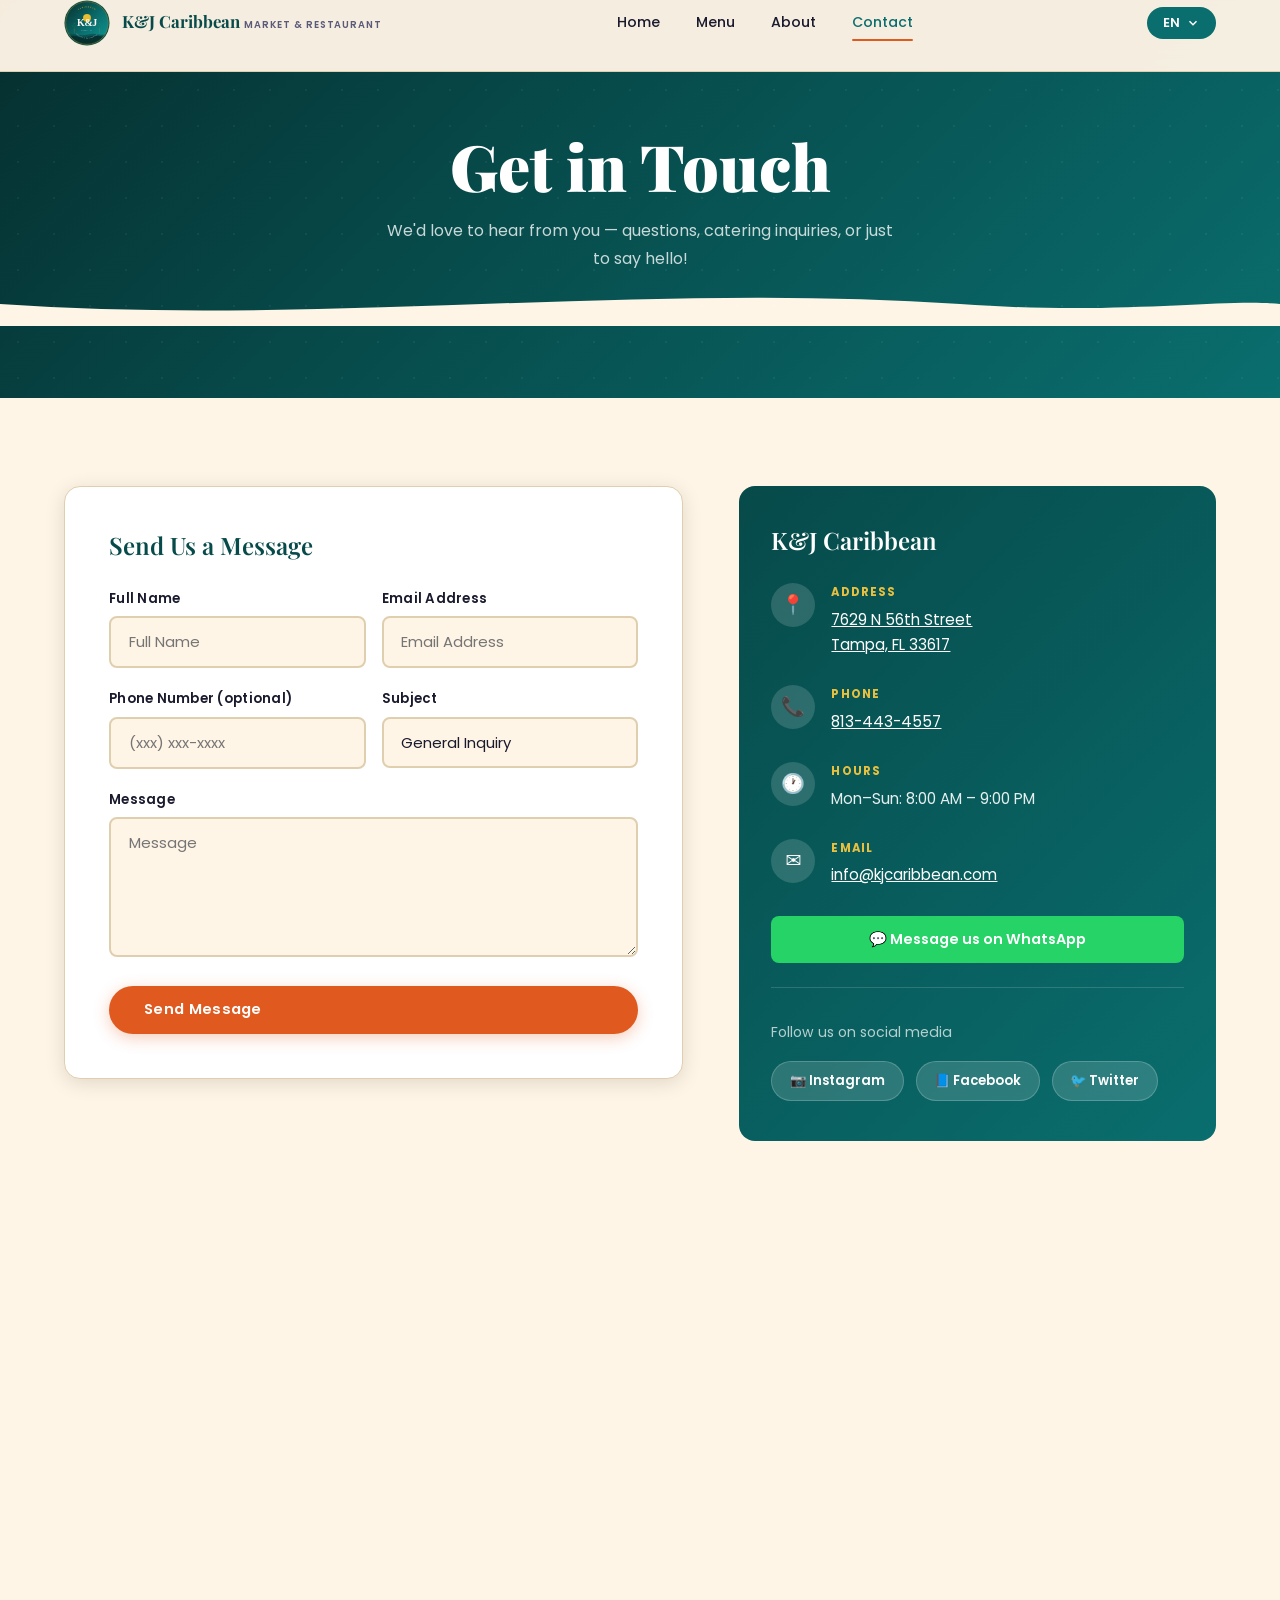
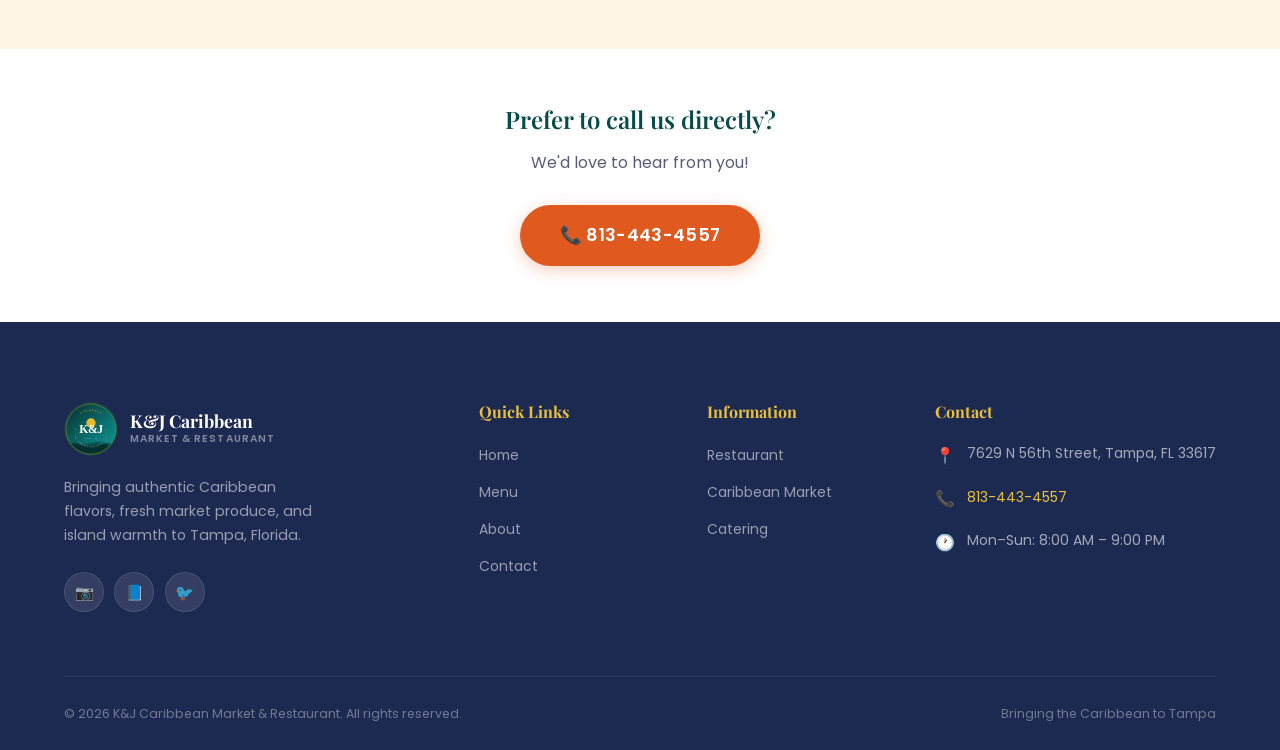
<file: contact.html>
﻿<!DOCTYPE html>
<html lang="en">
<head>
  <meta charset="UTF-8">
  <meta name="viewport" content="width=device-width, initial-scale=1.0">
  <meta name="description" content="Contact K&J Caribbean Market & Restaurant — 7629 N 56th Street, Tampa FL 33617. Call 813-443-4557. Catering inquiries welcome.">
  <meta property="og:title"   content="Contact — K&J Caribbean Market & Restaurant">
  <meta property="og:description" content="Visit us at 7629 N 56th Street Tampa FL or call 813-443-4557. Open 7 days a week.">
  <meta property="og:url"    content="https://hilairejr16.github.io/kj-caribbean/contact.html">
  <meta property="og:image"  content="https://hilairejr16.github.io/kj-caribbean/logo/logo.svg">
  <link rel="canonical"      href="https://hilairejr16.github.io/kj-caribbean/contact.html">
  <meta name="theme-color" content="#0A6E6E">
  <title>Contact — K&J Caribbean Market & Restaurant</title>
  <link rel="stylesheet" href="css/style.css?v=1777506484671">
  <link rel="icon" href="logo/logo.svg" type="image/svg+xml">
</head>
<body>

<!-- ═══ NAVBAR ════════════════════════════════════════════ -->
<nav class="navbar" id="navbar">
  <div class="container">
    <div class="nav-inner">
      <a href="index.html" class="nav-brand">
        <img src="logo/logo.svg" alt="K&J Caribbean" class="nav-logo" width="46" height="46">
        <div class="nav-brand-text">
          <span class="brand-name">K&amp;J Caribbean</span>
          <span class="brand-sub">Market &amp; Restaurant</span>
        </div>
      </a>
      <div class="nav-links" id="nav-links">
        <a href="index.html"   data-i18n="nav_home">Home</a>
        <a href="menu.html"    data-i18n="nav_menu">Menu</a>
        <a href="about.html"   data-i18n="nav_about">About</a>
        <a href="contact.html" data-i18n="nav_contact">Contact</a>
      </div>
      <div class="nav-right">
        <div class="lang-selector" id="lang-selector">
          <button class="lang-toggle" aria-label="Select language">
            <span class="lang-label">EN</span>
            <svg viewBox="0 0 24 24" fill="none" stroke="currentColor" stroke-width="2.5"><path d="M6 9l6 6 6-6"/></svg>
          </button>
          <div class="lang-dropdown">
            <button class="lang-option active" data-lang="en"><span class="lang-flag">🇺🇸</span> English</button>
            <button class="lang-option"        data-lang="fr"><span class="lang-flag">🇫🇷</span> Français</button>
            <button class="lang-option"        data-lang="ht"><span class="lang-flag">🇭🇹</span> Kreyòl</button>
            <button class="lang-option"        data-lang="es"><span class="lang-flag">🇪🇸</span> Español</button>
          </div>
        </div>
        <button class="nav-toggle" id="nav-toggle" aria-label="Toggle menu" aria-expanded="false">
          <span></span><span></span><span></span>
        </button>
      </div>
    </div>
  </div>
</nav>

<!-- ═══ PAGE HEADER ═══════════════════════════════════════ -->
<header class="page-header">
  <div class="container">
    <h1 data-i18n="contact_title">Get in Touch</h1>
    <p data-i18n="contact_sub">We'd love to hear from you — questions, catering inquiries, or just to say hello!</p>
  </div>
  <div class="page-wave">
    <svg viewBox="0 0 1440 60" preserveAspectRatio="none" xmlns="http://www.w3.org/2000/svg">
      <path d="M0,35 C360,60 720,10 1080,35 C1260,48 1380,28 1440,35 L1440,60 L0,60 Z" fill="#FFF5E6"/>
    </svg>
  </div>
</header>

<!-- ═══ CONTACT FORM + INFO ═══════════════════════════════ -->
<main class="section section--cream" id="contact">
  <div class="container">
    <div class="contact-grid">

      <!-- Form -->
      <div class="contact-card reveal">
        <h3 data-i18n="form_title">Send Us a Message</h3>
        <!--
          SETUP: Sign up FREE at https://formspree.io
          Create a form, get your form ID, replace "YOUR_FORM_ID" below.
          Free plan: 50 submissions/month.
        -->
        <form id="contact-form" action="https://formspree.io/f/YOUR_FORM_ID" method="POST" novalidate>
          <!-- Honeypot: hidden from humans, catches bots -->
          <input type="text" name="_gotcha" style="display:none" tabindex="-1" autocomplete="off">
          <input type="hidden" name="_subject" value="New message — K&J Caribbean Website">
          <div class="form-row">
            <div class="form-group">
              <label for="name" data-i18n="form_name">Full Name</label>
              <input type="text" id="name" name="name" required data-i18n-placeholder="form_name" placeholder="Full Name">
            </div>
            <div class="form-group">
              <label for="email" data-i18n="form_email">Email Address</label>
              <input type="email" id="email" name="email" required data-i18n-placeholder="form_email" placeholder="Email Address">
            </div>
          </div>
          <div class="form-row">
            <div class="form-group">
              <label for="phone" data-i18n="form_phone">Phone (optional)</label>
              <input type="tel" id="phone" name="phone" placeholder="(xxx) xxx-xxxx">
            </div>
            <div class="form-group">
              <label for="subject" data-i18n="form_subject">Subject</label>
              <select id="subject" name="subject">
                <option value="General"  data-i18n="form_subject_opt1">General Inquiry</option>
                <option value="Catering" data-i18n="form_subject_opt2">Catering Request</option>
                <option value="Menu"     data-i18n="form_subject_opt3">Menu Question</option>
                <option value="Other"    data-i18n="form_subject_opt4">Other</option>
              </select>
            </div>
          </div>
          <div class="form-group">
            <label for="message" data-i18n="form_message">Message</label>
            <textarea id="message" name="message" rows="5" required data-i18n-placeholder="form_message" placeholder="Your message..."></textarea>
          </div>
          <button type="submit" class="btn btn-primary" style="width:100%;" data-i18n="form_send">Send Message</button>
          <div id="form-status" class="form-status"></div>
        </form>
      </div>

      <!-- Info -->
      <div class="reveal">
        <div class="contact-info-card">
          <h3>K&amp;J Caribbean</h3>
          <div class="contact-info-item">
            <div class="cii-icon">📍</div>
            <div>
              <div class="cii-label" data-i18n="loc_address_label">Address</div>
              <div class="cii-value">
                <a href="https://maps.google.com/?q=7629+N+56th+Street+Tampa+FL+33617" target="_blank" rel="noopener">
                  7629 N 56th Street<br>Tampa, FL 33617
                </a>
              </div>
            </div>
          </div>
          <div class="contact-info-item">
            <div class="cii-icon">📞</div>
            <div>
              <div class="cii-label" data-i18n="loc_phone_label">Phone</div>
              <div class="cii-value"><a href="tel:8134434557">813-443-4557</a></div>
            </div>
          </div>
          <div class="contact-info-item">
            <div class="cii-icon">🕐</div>
            <div>
              <div class="cii-label" data-i18n="loc_hours_label">Hours</div>
              <div class="cii-value" data-i18n="loc_hours">Mon–Sun: 8:00 AM – 9:00 PM</div>
            </div>
          </div>
          <div class="contact-info-item">
            <div class="cii-icon">✉️</div>
            <div>
              <div class="cii-label" data-i18n="loc_email_label">Email</div>
              <div class="cii-value"><a href="mailto:info@kjcaribbean.com" data-i18n="loc_email">info@kjcaribbean.com</a></div>
            </div>
          </div>

          <!-- WhatsApp quick contact -->
          <a href="https://wa.me/18134434557" target="_blank" rel="noopener noreferrer"
             style="display:flex;align-items:center;gap:.6rem;margin-top:1.25rem;padding:.75rem 1.25rem;background:#25D366;color:#fff;border-radius:var(--r-sm);text-decoration:none;font-weight:600;font-size:.9rem;justify-content:center;">
            💬 Message us on WhatsApp
          </a>

          <div class="social-connect" style="margin-top:1.5rem;">
            <p>Follow us on social media</p>
            <div class="social-icons">
              <a href="https://www.instagram.com/kjcaribbeantampa/" target="_blank" rel="noopener noreferrer" class="social-btn" aria-label="Instagram">📷 Instagram</a>
              <a href="https://www.facebook.com/kjcaribbeantampa" target="_blank" rel="noopener noreferrer" class="social-btn" aria-label="Facebook">📘 Facebook</a>
              <a href="https://www.twitter.com/kjcaribbean" target="_blank" rel="noopener noreferrer" class="social-btn" aria-label="Twitter">🐦 Twitter</a>
            </div>
          </div>
        </div>
      </div>
    </div>
  </div>
</main>

<!-- ═══ MAP ════════════════════════════════════════════════ -->
<section id="map" style="padding: 0;">
  <div style="width:100%;height:420px;">
    <iframe
      src="https://maps.google.com/maps?q=7629+N+56th+Street+Tampa+FL+33617&t=&z=15&ie=UTF8&iwloc=&output=embed"
      width="100%" height="100%"
      style="border:0;display:block;"
      allowfullscreen
      loading="lazy"
      referrerpolicy="no-referrer-when-downgrade"
      title="K&J Caribbean Market location">
    </iframe>
  </div>
</section>

<!-- ═══ QUICK CONTACT ═════════════════════════════════════ -->
<section class="section section--white" style="text-align:center;padding:3.5rem 0;">
  <div class="container reveal">
    <h3 style="font-family:var(--font-head);color:var(--teal-dark);margin-bottom:1rem;">Prefer to call us directly?</h3>
    <p style="margin-bottom:1.75rem;">We'd love to hear from you!</p>
    <a href="tel:8134434557" class="btn btn-primary" style="font-size:1.1rem;padding:1rem 2.5rem;">
      📞 813-443-4557
    </a>
  </div>
</section>

<!-- ═══ FOOTER ════════════════════════════════════════════ -->
<footer>
  <div class="container">
    <div class="footer-grid">
      <div class="footer-brand">
        <div class="footer-brand-wrap">
          <img src="logo/logo.svg" alt="K&J Caribbean" class="footer-logo" width="54" height="54">
          <div>
            <div class="footer-brand-name">K&amp;J Caribbean</div>
            <div class="footer-brand-sub">Market &amp; Restaurant</div>
          </div>
        </div>
        <p data-i18n="footer_desc">Bringing authentic Caribbean flavors, fresh market produce, and island warmth to Tampa, Florida.</p>
        <div class="footer-socials">
          <a href="https://www.instagram.com/kjcaribbeantampa/" target="_blank" rel="noopener noreferrer" class="footer-social" aria-label="Instagram">📷</a>
          <a href="https://www.facebook.com/kjcaribbeantampa" target="_blank" rel="noopener noreferrer" class="footer-social" aria-label="Facebook">📘</a>
          <a href="https://www.twitter.com/kjcaribbean" target="_blank" rel="noopener noreferrer" class="footer-social" aria-label="Twitter">🐦</a>
        </div>
      </div>
      <div class="footer-col">
        <h4 data-i18n="footer_links">Quick Links</h4>
        <ul>
          <li><a href="index.html"   data-i18n="nav_home">Home</a></li>
          <li><a href="menu.html"    data-i18n="nav_menu">Menu</a></li>
          <li><a href="about.html"   data-i18n="nav_about">About</a></li>
          <li><a href="contact.html" data-i18n="nav_contact">Contact</a></li>
        </ul>
      </div>
      <div class="footer-col">
        <h4 data-i18n="footer_info">Information</h4>
        <ul>
          <li><a href="menu.html" data-i18n="feat_restaurant">Restaurant</a></li>
          <li><a href="menu.html" data-i18n="feat_market">Caribbean Market</a></li>
          <li><a href="menu.html" data-i18n="feat_catering">Catering</a></li>
        </ul>
      </div>
      <div class="footer-col">
        <h4 data-i18n="footer_contact">Contact</h4>
        <div class="footer-contact-item"><span class="ico">📍</span><span class="txt" data-i18n="loc_address">7629 N 56th Street, Tampa, FL 33617</span></div>
        <div class="footer-contact-item"><span class="ico">📞</span><span class="txt"><a href="tel:8134434557">813-443-4557</a></span></div>
        <div class="footer-contact-item"><span class="ico">🕐</span><span class="txt" data-i18n="footer_hours">Mon–Sun: 8:00 AM – 9:00 PM</span></div>
      </div>
    </div>
    <div class="footer-bottom">
      <p>© <span id="year"></span> K&amp;J Caribbean Market &amp; Restaurant. <span data-i18n="footer_rights">All rights reserved.</span></p>
      <p data-i18n="footer_tagline">Bringing the Caribbean to Tampa</p>
    </div>
  </div>
</footer>

<button class="scroll-top" id="scroll-top" aria-label="Scroll to top">↑</button>

<script src="js/i18n.js?v=1777506484671"></script>
<script src="js/main.js?v=1777506484671"></script>
<script>
  document.getElementById('year').textContent = new Date().getFullYear();
  if ('serviceWorker' in navigator) {
    navigator.serviceWorker.register('./sw.js').catch(() => {});
  }
</script>
</body>
</html>
</file>
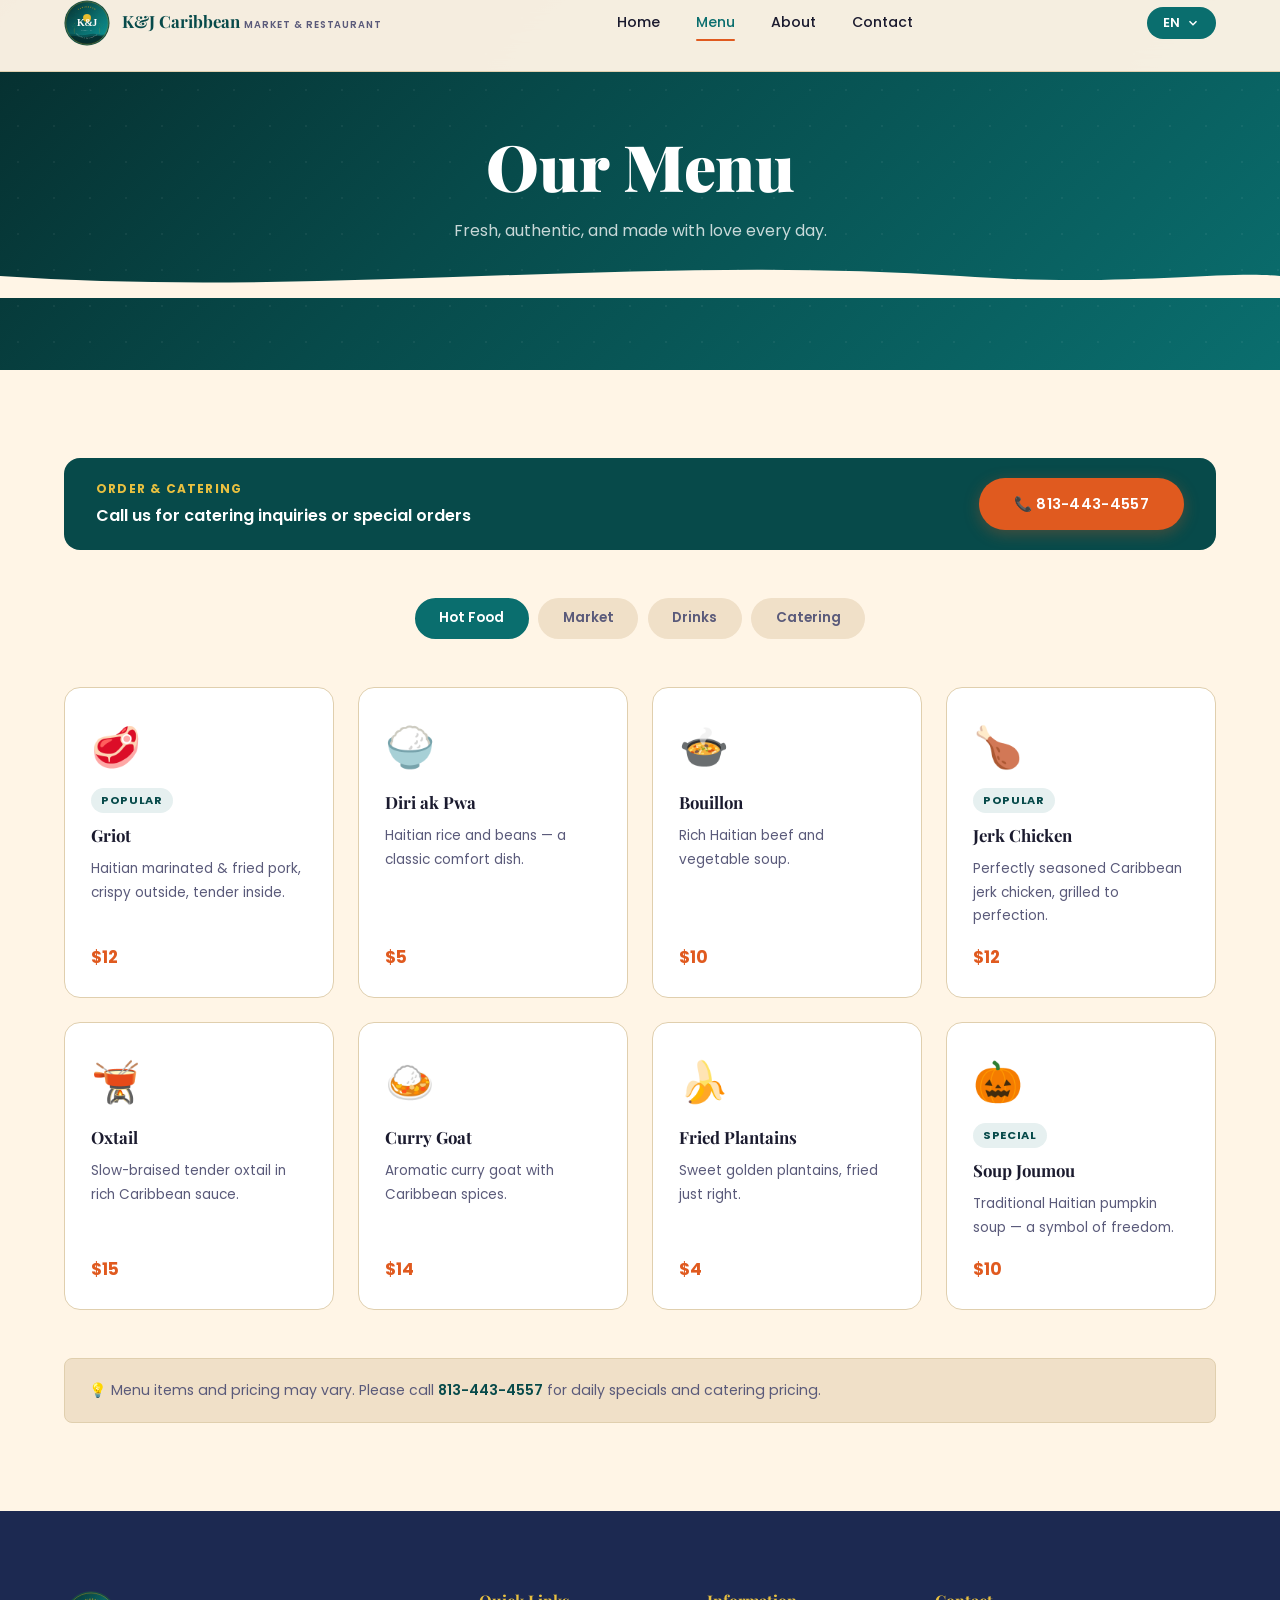
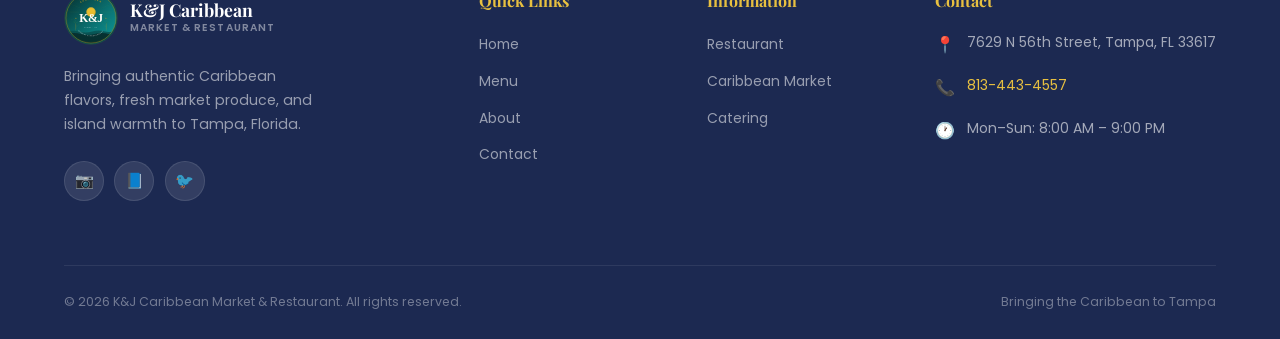
<file: menu.html>
﻿<!DOCTYPE html>
<html lang="en">
<head>
  <meta charset="UTF-8">
  <meta name="viewport" content="width=device-width, initial-scale=1.0">
  <meta name="description" content="K&J Caribbean Market & Restaurant Menu — Griot, jerk chicken, oxtail, diri ak pwa, fresh produce, tropical drinks, and catering in Tampa, FL.">
  <meta property="og:title"   content="Menu — K&J Caribbean Market & Restaurant">
  <meta property="og:description" content="Authentic Caribbean hot food, fresh tropical market, drinks, and catering. Tampa, FL.">
  <meta property="og:url"    content="https://hilairejr16.github.io/kj-caribbean/menu.html">
  <meta property="og:image"  content="https://hilairejr16.github.io/kj-caribbean/logo/logo.svg">
  <link rel="canonical"      href="https://hilairejr16.github.io/kj-caribbean/menu.html">
  <meta name="theme-color" content="#0A6E6E">
  <title>Menu — K&J Caribbean Market & Restaurant</title>
  <link rel="stylesheet" href="css/style.css?v=1777506484671">
  <link rel="icon" href="logo/logo.svg" type="image/svg+xml">
</head>
<body>

<!-- ═══ NAVBAR ════════════════════════════════════════════ -->
<nav class="navbar" id="navbar">
  <div class="container">
    <div class="nav-inner">
      <a href="index.html" class="nav-brand">
        <img src="logo/logo.svg" alt="K&J Caribbean" class="nav-logo" width="46" height="46">
        <div class="nav-brand-text">
          <span class="brand-name">K&amp;J Caribbean</span>
          <span class="brand-sub">Market &amp; Restaurant</span>
        </div>
      </a>
      <div class="nav-links" id="nav-links">
        <a href="index.html"   data-i18n="nav_home">Home</a>
        <a href="menu.html"    data-i18n="nav_menu">Menu</a>
        <a href="about.html"   data-i18n="nav_about">About</a>
        <a href="contact.html" data-i18n="nav_contact">Contact</a>
      </div>
      <div class="nav-right">
        <div class="lang-selector" id="lang-selector">
          <button class="lang-toggle" aria-label="Select language">
            <span class="lang-label">EN</span>
            <svg viewBox="0 0 24 24" fill="none" stroke="currentColor" stroke-width="2.5"><path d="M6 9l6 6 6-6"/></svg>
          </button>
          <div class="lang-dropdown">
            <button class="lang-option active" data-lang="en"><span class="lang-flag">🇺🇸</span> English</button>
            <button class="lang-option"        data-lang="fr"><span class="lang-flag">🇫🇷</span> Français</button>
            <button class="lang-option"        data-lang="ht"><span class="lang-flag">🇭🇹</span> Kreyòl</button>
            <button class="lang-option"        data-lang="es"><span class="lang-flag">🇪🇸</span> Español</button>
          </div>
        </div>
        <button class="nav-toggle" id="nav-toggle" aria-label="Toggle menu" aria-expanded="false">
          <span></span><span></span><span></span>
        </button>
      </div>
    </div>
  </div>
</nav>

<!-- ═══ PAGE HEADER ═══════════════════════════════════════ -->
<header class="page-header">
  <div class="container">
    <h1 data-i18n="menu_title">Our Menu</h1>
    <p data-i18n="menu_sub">Fresh, authentic, and made with love every day.</p>
  </div>
  <div class="page-wave">
    <svg viewBox="0 0 1440 60" preserveAspectRatio="none" xmlns="http://www.w3.org/2000/svg">
      <path d="M0,35 C360,60 720,10 1080,35 C1260,48 1380,28 1440,35 L1440,60 L0,60 Z" fill="#FFF5E6"/>
    </svg>
  </div>
</header>

<!-- ═══ MENU ══════════════════════════════════════════════ -->
<main class="section section--cream" id="menu">
  <div class="container">

    <!-- Call to order banner -->
    <div style="background:var(--teal-dark);color:white;border-radius:var(--r-md);padding:1.25rem 2rem;display:flex;align-items:center;justify-content:space-between;flex-wrap:wrap;gap:1rem;margin-bottom:3rem;">
      <div>
        <div style="font-size:.75rem;text-transform:uppercase;letter-spacing:.1em;color:var(--gold-light);font-weight:700;margin-bottom:.25rem;">Order &amp; Catering</div>
        <div style="font-size:1rem;font-weight:600;">Call us for catering inquiries or special orders</div>
      </div>
      <a href="tel:8134434557" class="btn btn-primary">📞 813-443-4557</a>
    </div>

    <!-- Tabs -->
    <div class="menu-tabs reveal">
      <button class="tab-btn active" data-tab="menu-hot"      data-i18n="tab_hot">Hot Food</button>
      <button class="tab-btn"        data-tab="menu-produce"  data-i18n="tab_produce">Market</button>
      <button class="tab-btn"        data-tab="menu-drinks"   data-i18n="tab_drinks">Drinks</button>
      <button class="tab-btn"        data-tab="menu-catering" data-i18n="tab_catering">Catering</button>
    </div>

    <!-- ── Hot Food ──────────────────────────────────────── -->
    <div id="menu-hot" class="menu-panel active">
      <div class="menu-card"><div class="menu-card-emoji">🥩</div><div class="tag">Popular</div><h4 data-i18n="hf1_name">Griot</h4><p class="desc" data-i18n="hf1_desc">Haitian marinated &amp; fried pork, crispy outside, tender inside.</p><div class="price" data-i18n="hf1_price">$12</div></div>
      <div class="menu-card"><div class="menu-card-emoji">🍚</div><h4 data-i18n="hf2_name">Diri ak Pwa</h4><p class="desc" data-i18n="hf2_desc">Haitian rice and beans — a classic comfort dish.</p><div class="price" data-i18n="hf2_price">$5</div></div>
      <div class="menu-card"><div class="menu-card-emoji">🍲</div><h4 data-i18n="hf3_name">Bouillon</h4><p class="desc" data-i18n="hf3_desc">Rich Haitian beef and vegetable soup.</p><div class="price" data-i18n="hf3_price">$10</div></div>
      <div class="menu-card"><div class="menu-card-emoji">🍗</div><div class="tag">Popular</div><h4 data-i18n="hf4_name">Jerk Chicken</h4><p class="desc" data-i18n="hf4_desc">Perfectly seasoned Caribbean jerk chicken, grilled to perfection.</p><div class="price" data-i18n="hf4_price">$12</div></div>
      <div class="menu-card"><div class="menu-card-emoji">🫕</div><h4 data-i18n="hf5_name">Oxtail</h4><p class="desc" data-i18n="hf5_desc">Slow-braised tender oxtail in rich Caribbean sauce.</p><div class="price" data-i18n="hf5_price">$15</div></div>
      <div class="menu-card"><div class="menu-card-emoji">🍛</div><h4 data-i18n="hf6_name">Curry Goat</h4><p class="desc" data-i18n="hf6_desc">Aromatic curry goat with Caribbean spices.</p><div class="price" data-i18n="hf6_price">$14</div></div>
      <div class="menu-card"><div class="menu-card-emoji">🍌</div><h4 data-i18n="hf7_name">Fried Plantains</h4><p class="desc" data-i18n="hf7_desc">Sweet golden plantains, fried just right.</p><div class="price" data-i18n="hf7_price">$4</div></div>
      <div class="menu-card"><div class="menu-card-emoji">🎃</div><div class="tag">Special</div><h4 data-i18n="hf8_name">Soup Joumou</h4><p class="desc" data-i18n="hf8_desc">Traditional Haitian pumpkin soup — a symbol of freedom.</p><div class="price" data-i18n="hf8_price">$10</div></div>
    </div>

    <!-- ── Market ─────────────────────────────────────────── -->
    <div id="menu-produce" class="menu-panel">
      <div class="menu-card"><div class="menu-card-emoji">🍌</div><h4 data-i18n="mk1_name">Plantains</h4><p class="desc" data-i18n="mk1_desc">Green or ripe — fresh tropical plantains.</p></div>
      <div class="menu-card"><div class="menu-card-emoji">🥔</div><h4 data-i18n="mk2_name">Malanga / Taro</h4><p class="desc" data-i18n="mk2_desc">Fresh Caribbean root vegetables.</p></div>
      <div class="menu-card"><div class="menu-card-emoji">🌿</div><h4 data-i18n="mk3_name">Yuca (Cassava)</h4><p class="desc" data-i18n="mk3_desc">Fresh yuca, a Caribbean staple.</p></div>
      <div class="menu-card"><div class="menu-card-emoji">🍈</div><h4 data-i18n="mk4_name">Breadfruit</h4><p class="desc" data-i18n="mk4_desc">Fresh breadfruit when in season.</p></div>
      <div class="menu-card"><div class="menu-card-emoji">🌶️</div><h4 data-i18n="mk5_name">Scotch Bonnet Peppers</h4><p class="desc" data-i18n="mk5_desc">Fiery Caribbean peppers for authentic flavors.</p></div>
      <div class="menu-card"><div class="menu-card-emoji">🧂</div><h4 data-i18n="mk6_name">Caribbean Spice Blends</h4><p class="desc" data-i18n="mk6_desc">Specialty seasoning mixes and imported spices.</p></div>

      <!-- ── Market Photo Gallery ─────────────────────────── -->
      <div style="grid-column:1/-1;margin-top:2.5rem;">
        <h3 style="font-family:var(--font-head);color:var(--teal);margin-bottom:.4rem;">Inside Our Market</h3>
        <p style="color:var(--text-muted);font-size:.92rem;margin-bottom:1.25rem;">A look at what you'll find on our shelves — click any photo to explore.</p>
        <div data-gallery="market"></div>
      </div>
    </div>

    <!-- ── Drinks ─────────────────────────────────────────── -->
    <div id="menu-drinks" class="menu-panel">
      <div class="menu-card"><div class="menu-card-emoji">🥛</div><div class="tag">Traditional</div><h4 data-i18n="dr1_name">Akasan</h4><p class="desc" data-i18n="dr1_desc">Traditional Haitian creamy corn drink.</p></div>
      <div class="menu-card"><div class="menu-card-emoji">🍹</div><h4 data-i18n="dr2_name">Jus Tamarin</h4><p class="desc" data-i18n="dr2_desc">Sweet-tart tamarind juice.</p></div>
      <div class="menu-card"><div class="menu-card-emoji">🥥</div><h4 data-i18n="dr3_name">Coconut Water</h4><p class="desc" data-i18n="dr3_desc">Fresh natural coconut water.</p></div>
      <div class="menu-card"><div class="menu-card-emoji">🥤</div><h4 data-i18n="dr4_name">Tropical Sodas</h4><p class="desc" data-i18n="dr4_desc">Cola Champagne, Kola Couronne &amp; more.</p></div>
      <div class="menu-card"><div class="menu-card-emoji">🍐</div><h4 data-i18n="dr5_name">Jus Corossol</h4><p class="desc" data-i18n="dr5_desc">Soursop juice, creamy and refreshing.</p></div>
      <div class="menu-card"><div class="menu-card-emoji">🍾</div><div class="tag">Ask Us</div><h4 data-i18n="dr6_name">Kremas</h4><p class="desc" data-i18n="dr6_desc">Haitian coconut cream liqueur (ask about availability).</p></div>
    </div>

    <!-- ── Catering ───────────────────────────────────────── -->
    <div id="menu-catering" class="menu-panel">
      <div class="menu-card"><div class="menu-card-emoji">🥘</div><h4 data-i18n="cat1_name">Party Platters</h4><p class="desc" data-i18n="cat1_desc">Large serving trays of our most popular dishes for events.</p></div>
      <div class="menu-card"><div class="menu-card-emoji">🎊</div><h4 data-i18n="cat2_name">Full Catering Package</h4><p class="desc" data-i18n="cat2_desc">Complete catering service for weddings, birthdays, and gatherings.</p></div>
      <div class="menu-card"><div class="menu-card-emoji">📋</div><h4 data-i18n="cat3_name">Custom Menu</h4><p class="desc" data-i18n="cat3_desc">Work with us to create a custom menu for your event.</p></div>
      <div class="menu-card"><div class="menu-card-emoji">🚗</div><h4 data-i18n="cat4_name">Delivery Available</h4><p class="desc" data-i18n="cat4_desc">We deliver to your venue — call for details and pricing.</p></div>
    </div>

    <!-- Note -->
    <div style="background:var(--cream-dark);border:1px solid var(--border);border-radius:var(--r-sm);padding:1.25rem 1.5rem;margin-top:3rem;font-size:.88rem;color:var(--text-muted);">
      💡 Menu items and pricing may vary. Please call <a href="tel:8134434557" style="color:var(--teal-dark);font-weight:600;">813-443-4557</a> for daily specials and catering pricing.
    </div>

  </div>
</main>

<!-- ═══ FOOTER ════════════════════════════════════════════ -->
<footer>
  <div class="container">
    <div class="footer-grid">
      <div class="footer-brand">
        <div class="footer-brand-wrap">
          <img src="logo/logo.svg" alt="K&J Caribbean" class="footer-logo" width="54" height="54">
          <div>
            <div class="footer-brand-name">K&amp;J Caribbean</div>
            <div class="footer-brand-sub">Market &amp; Restaurant</div>
          </div>
        </div>
        <p data-i18n="footer_desc">Bringing authentic Caribbean flavors, fresh market produce, and island warmth to Tampa, Florida.</p>
        <div class="footer-socials">
          <a href="https://www.instagram.com/kjcaribbeantampa/" target="_blank" rel="noopener noreferrer" class="footer-social" aria-label="Instagram">📷</a>
          <a href="https://www.facebook.com/kjcaribbeantampa" target="_blank" rel="noopener noreferrer" class="footer-social" aria-label="Facebook">📘</a>
          <a href="https://www.twitter.com/kjcaribbean" target="_blank" rel="noopener noreferrer" class="footer-social" aria-label="Twitter">🐦</a>
        </div>
      </div>
      <div class="footer-col">
        <h4 data-i18n="footer_links">Quick Links</h4>
        <ul>
          <li><a href="index.html"   data-i18n="nav_home">Home</a></li>
          <li><a href="menu.html"    data-i18n="nav_menu">Menu</a></li>
          <li><a href="about.html"   data-i18n="nav_about">About</a></li>
          <li><a href="contact.html" data-i18n="nav_contact">Contact</a></li>
        </ul>
      </div>
      <div class="footer-col">
        <h4 data-i18n="footer_info">Information</h4>
        <ul>
          <li><a href="menu.html" data-i18n="feat_restaurant">Restaurant</a></li>
          <li><a href="menu.html" data-i18n="feat_market">Caribbean Market</a></li>
          <li><a href="menu.html" data-i18n="feat_catering">Catering</a></li>
        </ul>
      </div>
      <div class="footer-col">
        <h4 data-i18n="footer_contact">Contact</h4>
        <div class="footer-contact-item"><span class="ico">📍</span><span class="txt" data-i18n="loc_address">7629 N 56th Street, Tampa, FL 33617</span></div>
        <div class="footer-contact-item"><span class="ico">📞</span><span class="txt"><a href="tel:8134434557">813-443-4557</a></span></div>
        <div class="footer-contact-item"><span class="ico">🕐</span><span class="txt" data-i18n="footer_hours">Mon–Sun: 8:00 AM – 9:00 PM</span></div>
      </div>
    </div>
    <div class="footer-bottom">
      <p>© <span id="year"></span> K&amp;J Caribbean Market &amp; Restaurant. <span data-i18n="footer_rights">All rights reserved.</span></p>
      <p data-i18n="footer_tagline">Bringing the Caribbean to Tampa</p>
    </div>
  </div>
</footer>

<button class="scroll-top" id="scroll-top" aria-label="Scroll to top">↑</button>

<script src="data/gallery.js?v=1777506484671"></script>
<script src="js/gallery.js?v=1777506484671"></script>
<script src="js/i18n.js?v=1777506484671"></script>
<script src="js/main.js?v=1777506484671"></script>
<script>
  document.getElementById('year').textContent = new Date().getFullYear();
  if ('serviceWorker' in navigator) {
    navigator.serviceWorker.register('./sw.js').catch(() => {});
  }
</script>
</body>
</html>
</file>
<file: css/style.css>
/* ============================================================
   K&J CARIBBEAN MARKET & RESTAURANT — Main Stylesheet
   hilairejr16.github.io | Version 1.0
   ============================================================ */

@import url('https://fonts.googleapis.com/css2?family=Playfair+Display:ital,wght@0,400;0,600;0,700;0,900;1,400&family=Poppins:wght@300;400;500;600;700&family=Dancing+Script:wght@600;700&display=swap');

/* ── Design Tokens ─────────────────────────────────────────── */
:root {
  --teal:         #0A6E6E;
  --teal-light:   #0D9B9B;
  --teal-dark:    #074A4A;
  --orange:       #E05A1F;
  --orange-light: #F07848;
  --gold:         #D4A017;
  --gold-light:   #E8C040;
  --cream:        #FFF5E6;
  --cream-dark:   #F0E0C8;
  --white:        #FFFFFF;
  --navy:         #1C2951;
  --text:         #1A1A2E;
  --text-muted:   #5A5A7A;
  --border:       #E0CFAE;

  --shadow-sm:  0 2px 8px rgba(0,0,0,.08);
  --shadow-md:  0 4px 20px rgba(0,0,0,.12);
  --shadow-lg:  0 8px 40px rgba(0,0,0,.18);
  --shadow-xl:  0 16px 64px rgba(0,0,0,.22);

  --r-sm: 8px;
  --r-md: 16px;
  --r-lg: 32px;
  --r-xl: 100px;

  --font-head:   'Playfair Display', Georgia, serif;
  --font-body:   'Poppins', system-ui, sans-serif;
  --font-accent: 'Dancing Script', cursive;

  --ease: cubic-bezier(.4,0,.2,1);
  --t:    .3s var(--ease);

  --nav-h: 72px;
}

/* ── Reset ─────────────────────────────────────────────────── */
*, *::before, *::after { box-sizing: border-box; margin: 0; padding: 0; }
html { scroll-behavior: smooth; font-size: 16px; }
body {
  font-family: var(--font-body);
  background: var(--cream);
  color: var(--text);
  line-height: 1.65;
  overflow-x: hidden;
}
img { max-width: 100%; height: auto; display: block; }
a  { color: inherit; text-decoration: none; }
ul { list-style: none; }
button { cursor: pointer; border: none; background: none; font-family: inherit; }
input, textarea, select { font-family: inherit; }

/* ── Typography ────────────────────────────────────────────── */
h1, h2, h3, h4 { font-family: var(--font-head); line-height: 1.2; }
h1 { font-size: clamp(2rem, 6vw, 4rem);   font-weight: 900; }
h2 { font-size: clamp(1.6rem, 4vw, 2.6rem); font-weight: 700; }
h3 { font-size: clamp(1.1rem, 3vw, 1.5rem); font-weight: 600; }
p  { font-size: 1rem; line-height: 1.75; color: var(--text-muted); }

/* ── Layout ────────────────────────────────────────────────── */
.container {
  width: 100%;
  max-width: 1200px;
  margin: 0 auto;
  padding: 0 1.5rem;
}
.section        { padding: 5.5rem 0; }
.section--dark  { background: var(--teal-dark); }
.section--white { background: var(--white); }
.section--cream { background: var(--cream); }
.section--navy  { background: var(--navy); }

.section-label {
  display: inline-block;
  font-size: .75rem;
  font-weight: 700;
  letter-spacing: .14em;
  text-transform: uppercase;
  color: var(--orange);
  margin-bottom: .6rem;
}
.section-title { margin-bottom: .75rem; color: var(--teal-dark); }
.section-sub   { max-width: 560px; }
.section-header        { margin-bottom: 3.5rem; }
.section-header.center { text-align: center; }
.section-header.center .section-sub { margin-left: auto; margin-right: auto; }

.grid-2 { display: grid; grid-template-columns: 1fr 1fr;       gap: 2rem; }
.grid-3 { display: grid; grid-template-columns: repeat(3,1fr); gap: 2rem; }
.grid-4 { display: grid; grid-template-columns: repeat(4,1fr); gap: 1.5rem; }

/* ── Buttons ───────────────────────────────────────────────── */
.btn {
  display: inline-flex;
  align-items: center;
  gap: .5rem;
  padding: .85rem 2.2rem;
  border-radius: var(--r-xl);
  font-size: .92rem;
  font-weight: 600;
  letter-spacing: .02em;
  transition: var(--t);
  white-space: nowrap;
}
.btn-primary {
  background: var(--orange);
  color: var(--white);
  box-shadow: 0 4px 16px rgba(224,90,31,.3);
}
.btn-primary:hover {
  background: var(--orange-light);
  transform: translateY(-2px);
  box-shadow: 0 8px 24px rgba(224,90,31,.4);
}
.btn-outline-white {
  background: transparent;
  color: var(--white);
  border: 2px solid rgba(255,255,255,.7);
}
.btn-outline-white:hover {
  background: var(--white);
  color: var(--teal);
  border-color: var(--white);
  transform: translateY(-2px);
}
.btn-teal {
  background: var(--teal);
  color: var(--white);
  box-shadow: 0 4px 16px rgba(10,110,110,.25);
}
.btn-teal:hover {
  background: var(--teal-light);
  transform: translateY(-2px);
  box-shadow: 0 8px 24px rgba(10,110,110,.35);
}

/* ── Announce Bar ──────────────────────────────────────────── */
.announce-bar {
  background: var(--orange);
  color: var(--white);
  text-align: center;
  font-size: .82rem;
  font-weight: 500;
  padding: .55rem 1rem;
  position: relative;
  z-index: 1002;
  letter-spacing: .02em;
}
.announce-bar a { text-decoration: underline; color: var(--white); }

/* ── Navigation ────────────────────────────────────────────── */
.navbar {
  position: fixed;
  top: 0; left: 0; right: 0;
  height: var(--nav-h);
  background: rgba(255,245,230,.96);
  backdrop-filter: blur(16px);
  -webkit-backdrop-filter: blur(16px);
  border-bottom: 1px solid var(--border);
  z-index: 1000;
  transition: box-shadow var(--t);
}
.navbar.scrolled { box-shadow: var(--shadow-md); }
.navbar.with-bar { top: 36px; }

.nav-inner {
  height: 100%;
  display: flex;
  align-items: center;
  justify-content: space-between;
  gap: 1rem;
}
.nav-brand {
  display: flex;
  align-items: center;
  gap: .75rem;
  flex-shrink: 0;
}
.nav-logo { width: 46px; height: 46px; }
.nav-brand-text .brand-name {
  font-family: var(--font-head);
  font-size: 1.05rem;
  font-weight: 700;
  color: var(--teal-dark);
  line-height: 1.1;
}
.nav-brand-text .brand-sub {
  font-size: .6rem;
  font-weight: 600;
  color: var(--text-muted);
  letter-spacing: .1em;
  text-transform: uppercase;
  line-height: 1;
}

.nav-links {
  display: flex;
  align-items: center;
  gap: 2.25rem;
}
.nav-links a {
  font-size: .88rem;
  font-weight: 500;
  color: var(--text);
  position: relative;
  padding: .25rem 0;
  transition: color var(--t);
}
.nav-links a::after {
  content: '';
  position: absolute;
  bottom: -2px; left: 0;
  width: 0; height: 2px;
  background: var(--orange);
  border-radius: 2px;
  transition: width var(--t);
}
.nav-links a:hover, .nav-links a.active { color: var(--teal); }
.nav-links a:hover::after, .nav-links a.active::after { width: 100%; }

/* Language Selector */
.nav-right { display: flex; align-items: center; gap: .75rem; }
.lang-selector { position: relative; }
.lang-toggle {
  display: flex;
  align-items: center;
  gap: .35rem;
  padding: .45rem 1rem;
  border-radius: var(--r-xl);
  background: var(--teal);
  color: var(--white);
  font-size: .8rem;
  font-weight: 600;
  font-family: var(--font-body);
  transition: var(--t);
  cursor: pointer;
}
.lang-toggle:hover { background: var(--teal-light); }
.lang-toggle svg { width: 14px; height: 14px; transition: transform var(--t); }
.lang-selector.open .lang-toggle svg { transform: rotate(180deg); }

.lang-dropdown {
  display: none;
  position: absolute;
  top: calc(100% + .5rem);
  right: 0;
  background: var(--white);
  border-radius: var(--r-sm);
  box-shadow: var(--shadow-lg);
  border: 1px solid var(--border);
  overflow: hidden;
  min-width: 150px;
  z-index: 200;
}
.lang-selector.open .lang-dropdown { display: block; }
.lang-option {
  display: flex;
  align-items: center;
  gap: .6rem;
  padding: .7rem 1.1rem;
  font-size: .85rem;
  font-weight: 500;
  color: var(--text);
  cursor: pointer;
  transition: background var(--t);
  width: 100%;
  border: none;
  background: none;
  font-family: var(--font-body);
  text-align: left;
}
.lang-option:hover  { background: var(--cream); }
.lang-option.active { background: var(--cream); color: var(--teal); font-weight: 700; }
.lang-flag          { font-size: 1.1rem; }

/* Hamburger */
.nav-toggle {
  display: none;
  flex-direction: column;
  gap: 5px;
  padding: .5rem;
  cursor: pointer;
}
.nav-toggle span {
  display: block;
  width: 24px; height: 2px;
  background: var(--teal);
  border-radius: 2px;
  transition: var(--t);
}
.nav-toggle.open span:nth-child(1) { transform: rotate(45deg) translate(5px, 5px); }
.nav-toggle.open span:nth-child(2) { opacity: 0; width: 0; }
.nav-toggle.open span:nth-child(3) { transform: rotate(-45deg) translate(5px, -5px); }

/* Mobile nav */
@media (max-width: 768px) {
  .nav-links {
    position: fixed;
    top: var(--nav-h); left: 0; right: 0;
    background: var(--cream);
    flex-direction: column;
    padding: 2rem 1.5rem 2.5rem;
    gap: 1.5rem;
    box-shadow: var(--shadow-xl);
    transform: translateY(-110%);
    transition: transform var(--t);
    border-bottom: 1px solid var(--border);
    pointer-events: none;
    opacity: 0;
  }
  .nav-links.open {
    transform: translateY(0);
    pointer-events: all;
    opacity: 1;
  }
  .nav-links a { font-size: 1.1rem; }
  .nav-toggle { display: flex; }
}

/* ── Hero ──────────────────────────────────────────────────── */
.hero {
  min-height: 100vh;
  background: linear-gradient(135deg, #062E2E 0%, var(--teal-dark) 30%, var(--teal) 65%, #0D5C5C 100%);
  display: flex;
  align-items: center;
  justify-content: center;
  position: relative;
  overflow: hidden;
  padding-top: var(--nav-h);
}
.hero::before {
  content: '';
  position: absolute;
  inset: 0;
  background:
    radial-gradient(ellipse 60% 60% at 75% 45%, rgba(212,160,23,.18) 0%, transparent 65%),
    radial-gradient(ellipse 50% 50% at 20% 75%, rgba(224,90,31,.14) 0%, transparent 55%);
  pointer-events: none;
}
/* decorative dots pattern */
.hero::after {
  content: '';
  position: absolute;
  inset: 0;
  background-image: radial-gradient(circle, rgba(255,255,255,.06) 1px, transparent 1px);
  background-size: 36px 36px;
  pointer-events: none;
}

.hero-content {
  position: relative;
  z-index: 1;
  text-align: center;
  color: var(--white);
  padding: 4rem 1.5rem 7rem;
  max-width: 820px;
  width: 100%;
}
.hero-badge {
  display: inline-block;
  background: rgba(212,160,23,.2);
  border: 1px solid rgba(212,160,23,.45);
  color: var(--gold-light);
  font-size: .75rem;
  font-weight: 700;
  letter-spacing: .15em;
  text-transform: uppercase;
  padding: .4rem 1.3rem;
  border-radius: var(--r-xl);
  margin-bottom: 1.75rem;
}
.hero h1 {
  color: var(--white);
  margin-bottom: 1.25rem;
  text-shadow: 0 4px 24px rgba(0,0,0,.3);
}
.hero h1 em { color: var(--gold-light); font-style: normal; }
.hero-sub {
  font-size: 1.1rem;
  color: rgba(255,255,255,.82);
  max-width: 580px;
  margin: 0 auto 2.75rem;
}
.hero-actions {
  display: flex;
  gap: 1rem;
  justify-content: center;
  flex-wrap: wrap;
}
/* ── Hero quick-contact strip ───────────────────────────── */
.hero-quick-contact {
  display: flex;
  align-items: center;
  justify-content: center;
  flex-wrap: wrap;
  gap: .5rem 1rem;
  margin-top: 1.5rem;
  font-size: .82rem;
  color: rgba(255,255,255,.75);
}
.hero-qc-link {
  color: rgba(255,255,255,.9);
  text-decoration: none;
  transition: color .2s;
}
.hero-qc-link:hover { color: var(--gold-light); }
.hero-qc-sep { color: rgba(255,255,255,.4); }

.hero-wave {
  position: absolute;
  bottom: -1px; left: 0; right: 0;
  z-index: 1;
  line-height: 0;
}
.hero-wave svg { display: block; width: 100%; }

/* ── Features ──────────────────────────────────────────────── */
.features { background: var(--white); padding: 5.5rem 0; }
.feature-card {
  background: var(--cream);
  border-radius: var(--r-md);
  padding: 2.5rem 2rem;
  text-align: center;
  border: 1px solid var(--border);
  transition: var(--t);
}
.feature-card:hover {
  transform: translateY(-6px);
  box-shadow: var(--shadow-lg);
  border-color: var(--teal-light);
}
.feature-icon {
  width: 76px; height: 76px;
  border-radius: 50%;
  background: linear-gradient(135deg, var(--teal), var(--teal-light));
  display: flex; align-items: center; justify-content: center;
  margin: 0 auto 1.5rem;
  font-size: 1.9rem;
  box-shadow: 0 4px 16px rgba(10,110,110,.25);
}
.feature-card h3 { color: var(--teal-dark); margin-bottom: .6rem; }
.feature-card p  { font-size: .93rem; }

/* ── About ─────────────────────────────────────────────────── */
.about-grid {
  display: grid;
  grid-template-columns: 1fr 1.1fr;
  gap: 4.5rem;
  align-items: center;
}
.about-visual {
  border-radius: var(--r-lg);
  aspect-ratio: 1;
  background: linear-gradient(135deg, var(--teal-dark) 0%, var(--teal) 50%, var(--teal-light) 100%);
  display: flex; align-items: center; justify-content: center;
  position: relative;
  overflow: hidden;
  box-shadow: var(--shadow-xl);
}
.about-visual::before {
  content: '';
  position: absolute;
  inset: 0;
  background: radial-gradient(circle at 30% 30%, rgba(212,160,23,.2), transparent 60%);
}
.about-visual-inner { position: relative; z-index: 1; padding: 2rem; }
.about-text .section-title { margin-bottom: 1.25rem; }
.about-text p  { margin-bottom: 1.25rem; font-size: 1.02rem; }
.about-stats {
  display: grid;
  grid-template-columns: repeat(3, 1fr);
  gap: 1rem;
  margin-top: 2rem;
}
.stat-box {
  background: var(--white);
  border-radius: var(--r-sm);
  padding: 1.25rem 1rem;
  text-align: center;
  border: 1px solid var(--border);
  transition: var(--t);
}
.stat-box:hover { transform: translateY(-3px); box-shadow: var(--shadow-md); }
.stat-num {
  font-family: var(--font-head);
  font-size: 1.9rem;
  font-weight: 900;
  color: var(--orange);
  line-height: 1;
}
.stat-lbl { font-size: .78rem; color: var(--text-muted); margin-top: .3rem; font-weight: 500; }

/* ── Menu Section ──────────────────────────────────────────── */
.menu-tabs {
  display: flex;
  justify-content: center;
  gap: .6rem;
  margin-bottom: 3rem;
  flex-wrap: wrap;
}
.tab-btn {
  padding: .55rem 1.4rem;
  border-radius: var(--r-xl);
  font-size: .85rem;
  font-weight: 600;
  font-family: var(--font-body);
  background: var(--cream-dark);
  color: var(--text-muted);
  border: 2px solid transparent;
  transition: var(--t);
}
.tab-btn:hover, .tab-btn.active {
  background: var(--teal);
  color: var(--white);
  border-color: var(--teal);
}
.menu-panel { display: none; animation: fadeIn .35s var(--ease); }
.menu-panel.active { display: grid; grid-template-columns: repeat(auto-fill, minmax(250px, 1fr)); gap: 1.5rem; }
.menu-card {
  background: var(--white);
  border-radius: var(--r-md);
  padding: 1.6rem;
  border: 1px solid var(--border);
  display: flex;
  flex-direction: column;
  gap: .5rem;
  transition: var(--t);
}
.menu-card:hover { transform: translateY(-4px); box-shadow: var(--shadow-md); }
.menu-card-emoji { font-size: 2.5rem; }
.menu-card h4 { font-family: var(--font-head); font-size: 1.05rem; color: var(--text); margin: .25rem 0; }
.menu-card .desc { font-size: .85rem; flex: 1; }
.menu-card .price { font-weight: 700; color: var(--orange); font-size: 1.05rem; margin-top: .5rem; }
.menu-card .tag {
  display: inline-block;
  background: rgba(10,110,110,.1);
  color: var(--teal-dark);
  font-size: .7rem;
  font-weight: 700;
  padding: .2rem .65rem;
  border-radius: var(--r-xl);
  letter-spacing: .06em;
  text-transform: uppercase;
  width: fit-content;
}

/* ── Location Section ──────────────────────────────────────── */
.location-section {
  background: linear-gradient(135deg, var(--teal-dark), var(--navy));
  padding: 5.5rem 0;
  color: var(--white);
}
.location-grid {
  display: grid;
  grid-template-columns: 1fr 1.6fr;
  gap: 3.5rem;
  align-items: start;
}
.location-info h2 { color: var(--white); margin-bottom: 2rem; }
.info-item {
  display: flex;
  align-items: flex-start;
  gap: 1rem;
  margin-bottom: 1.75rem;
}
.info-icon {
  width: 46px; height: 46px;
  border-radius: 50%;
  background: rgba(255,255,255,.12);
  display: flex; align-items: center; justify-content: center;
  font-size: 1.2rem;
  flex-shrink: 0;
}
.info-label {
  font-size: .72rem;
  text-transform: uppercase;
  letter-spacing: .1em;
  color: var(--gold-light);
  font-weight: 700;
  margin-bottom: .3rem;
}
.info-value { font-size: .97rem; color: rgba(255,255,255,.88); }
.info-value a { color: var(--gold-light); text-decoration: underline; }
.map-wrap {
  border-radius: var(--r-md);
  overflow: hidden;
  width: 100%;
  aspect-ratio: 4/3;
  box-shadow: var(--shadow-xl);
  border: 2px solid rgba(255,255,255,.1);
}
.map-wrap iframe { width: 100%; height: 100%; border: none; display: block; }

/* ── Page Header (inner pages) ─────────────────────────────── */
.page-header {
  background: linear-gradient(135deg, #062E2E 0%, var(--teal-dark) 40%, var(--teal) 100%);
  padding: calc(var(--nav-h) + 3.5rem) 0 4.5rem;
  text-align: center;
  color: var(--white);
  position: relative;
  overflow: hidden;
}
.page-header::after {
  content: '';
  position: absolute; inset: 0;
  background-image: radial-gradient(circle, rgba(255,255,255,.05) 1px, transparent 1px);
  background-size: 36px 36px;
  pointer-events: none;
}
.page-header h1 { color: var(--white); position: relative; z-index: 1; }
.page-header p  { color: rgba(255,255,255,.78); margin-top: .75rem; max-width: 520px; margin-left: auto; margin-right: auto; position: relative; z-index: 1; }
.page-wave { line-height: 0; }
.page-wave svg { display: block; width: 100%; }

/* ── Contact Form ──────────────────────────────────────────── */
.contact-grid {
  display: grid;
  grid-template-columns: 1.3fr 1fr;
  gap: 3.5rem;
  align-items: start;
}
.contact-card {
  background: var(--white);
  border-radius: var(--r-md);
  padding: 2.75rem;
  box-shadow: var(--shadow-md);
  border: 1px solid var(--border);
}
.contact-card h3 { color: var(--teal-dark); margin-bottom: 1.75rem; }
.form-row { display: grid; grid-template-columns: 1fr 1fr; gap: 1rem; }
.form-group { margin-bottom: 1.25rem; }
.form-group label {
  display: block;
  font-size: .83rem;
  font-weight: 600;
  color: var(--text);
  margin-bottom: .4rem;
  letter-spacing: .02em;
}
.form-group input,
.form-group textarea,
.form-group select {
  width: 100%;
  padding: .82rem 1.1rem;
  border: 2px solid var(--border);
  border-radius: var(--r-sm);
  font-size: .93rem;
  color: var(--text);
  background: var(--cream);
  transition: border-color var(--t), box-shadow var(--t);
  outline: none;
  appearance: none;
}
.form-group input:focus,
.form-group textarea:focus,
.form-group select:focus {
  border-color: var(--teal);
  background: var(--white);
  box-shadow: 0 0 0 3px rgba(10,110,110,.1);
}
.form-group textarea { resize: vertical; min-height: 130px; }
.form-status { display: none; padding: 1rem 1.2rem; border-radius: var(--r-sm); font-size: .88rem; margin-top: 1rem; }
.form-status.success { background: #d1f0e8; border: 1px solid #a3dfc7; color: #0a5c3a; display: block; }
.form-status.error   { background: #fde8e8; border: 1px solid #f5b0b0; color: #7a1515; display: block; }

.contact-info-card {
  background: linear-gradient(135deg, var(--teal-dark), var(--teal));
  border-radius: var(--r-md);
  padding: 2.5rem 2rem;
  color: var(--white);
}
.contact-info-card h3 { color: var(--white); margin-bottom: 1.75rem; }
.contact-info-item { display: flex; gap: 1rem; margin-bottom: 1.75rem; align-items: flex-start; }
.cii-icon {
  width: 44px; height: 44px;
  background: rgba(255,255,255,.15);
  border-radius: 50%;
  display: flex; align-items: center; justify-content: center;
  font-size: 1.2rem; flex-shrink: 0;
}
.cii-label { font-size: .72rem; letter-spacing: .1em; text-transform: uppercase; color: var(--gold-light); font-weight: 700; margin-bottom: .3rem; }
.cii-value { font-size: .95rem; color: rgba(255,255,255,.9); }
.cii-value a { color: var(--white); text-decoration: underline; }

.social-connect { margin-top: 2rem; padding-top: 2rem; border-top: 1px solid rgba(255,255,255,.15); }
.social-connect p { color: rgba(255,255,255,.7); font-size: .88rem; margin-bottom: 1rem; }
.social-icons { display: flex; gap: .75rem; flex-wrap: wrap; }
.social-btn {
  display: flex;
  align-items: center;
  gap: .5rem;
  padding: .5rem 1.1rem;
  border-radius: var(--r-xl);
  background: rgba(255,255,255,.15);
  color: var(--white);
  font-size: .82rem;
  font-weight: 600;
  transition: var(--t);
  border: 1px solid rgba(255,255,255,.2);
}
.social-btn:hover { background: rgba(255,255,255,.25); transform: translateY(-2px); }

/* ── About Page ────────────────────────────────────────────── */
.values-grid { display: grid; grid-template-columns: repeat(3,1fr); gap: 1.5rem; }
.value-card {
  background: var(--white);
  border-radius: var(--r-md);
  padding: 2rem 1.5rem;
  text-align: center;
  border: 1px solid var(--border);
  transition: var(--t);
}
.value-card:hover { transform: translateY(-5px); box-shadow: var(--shadow-md); }
.value-icon { font-size: 2.5rem; margin-bottom: 1rem; }
.value-card h4 { color: var(--teal-dark); font-family: var(--font-head); margin-bottom: .5rem; }
.value-card p { font-size: .9rem; }

/* ── Flyer Page ────────────────────────────────────────────── */
.flyer-wrap {
  min-height: 100vh;
  background: var(--cream-dark);
  display: flex;
  align-items: flex-start;
  justify-content: center;
  padding: 3rem 1.5rem;
}
.flyer-toolbar {
  position: sticky;
  top: 1rem;
  display: flex;
  gap: 1rem;
  justify-content: center;
  margin-bottom: 2rem;
  z-index: 10;
}
.flyer-doc {
  width: 100%;
  max-width: 640px;
  background: var(--white);
  border-radius: var(--r-lg);
  overflow: hidden;
  box-shadow: var(--shadow-xl);
}
.flyer-top {
  background: linear-gradient(160deg, var(--teal-dark) 0%, var(--teal) 55%, #0E9090 100%);
  padding: 3.5rem 2.5rem 2.5rem;
  text-align: center;
  color: var(--white);
  position: relative;
  overflow: hidden;
}
.flyer-top::before {
  content: '';
  position: absolute; inset: 0;
  background: radial-gradient(ellipse at center top, rgba(212,160,23,.2), transparent 65%);
}
.flyer-top::after {
  content: '';
  position: absolute; inset: 0;
  background-image: radial-gradient(circle, rgba(255,255,255,.05) 1px, transparent 1px);
  background-size: 30px 30px;
}
.flyer-logo-wrap { position: relative; z-index: 1; margin: 0 auto 1.5rem; width: 110px; }
.flyer-title {
  position: relative; z-index: 1;
  font-family: var(--font-head);
  font-size: clamp(1.6rem, 5vw, 2.4rem);
  font-weight: 900;
  color: var(--white);
  line-height: 1.15;
  margin-bottom: .5rem;
}
.flyer-title span { color: var(--gold-light); }
.flyer-tagline {
  position: relative; z-index: 1;
  font-family: var(--font-accent);
  font-size: 1.2rem;
  color: rgba(255,255,255,.85);
}
.flyer-ribbon {
  background: var(--orange);
  color: var(--white);
  text-align: center;
  padding: .65rem 1rem;
  font-size: .85rem;
  font-weight: 700;
  letter-spacing: .06em;
  text-transform: uppercase;
}
.flyer-body { padding: 2.5rem 2.5rem 2rem; }
.flyer-highlights {
  display: grid;
  grid-template-columns: 1fr 1fr;
  gap: 1rem;
  margin-bottom: 2rem;
}
.flyer-hl {
  background: var(--cream);
  border-radius: var(--r-sm);
  padding: 1.1rem 1rem;
  display: flex;
  gap: .75rem;
  align-items: flex-start;
  border: 1px solid var(--border);
}
.flyer-hl-icon { font-size: 1.5rem; flex-shrink: 0; }
.flyer-hl-text strong { display: block; font-size: .85rem; color: var(--teal-dark); font-weight: 700; margin-bottom: .2rem; }
.flyer-hl-text span { font-size: .78rem; color: var(--text-muted); }
.flyer-divider { border: none; border-top: 1px solid var(--border); margin: 1.75rem 0; }
.flyer-qr-section { text-align: center; padding: 1rem 0 .5rem; }
.flyer-qr-section p { font-size: .8rem; color: var(--text-muted); margin-top: .75rem; }
.qr-container { display: inline-block; padding: 1rem; border: 2px solid var(--border); border-radius: var(--r-sm); background: var(--white); }
.flyer-contact {
  background: var(--teal-dark);
  padding: 1.75rem 2.5rem;
  display: grid;
  grid-template-columns: 1fr 1fr;
  gap: 1rem;
}
.flyer-contact-item { color: var(--white); }
.flyer-contact-item .fc-label { font-size: .68rem; text-transform: uppercase; letter-spacing: .1em; color: var(--gold-light); font-weight: 700; margin-bottom: .2rem; }
.flyer-contact-item .fc-value { font-size: .9rem; }
.flyer-footer-bar {
  background: var(--navy);
  padding: 1rem 2.5rem;
  display: flex;
  justify-content: space-between;
  align-items: center;
  gap: 1rem;
  flex-wrap: wrap;
}
.flyer-footer-bar p { font-size: .75rem; color: rgba(255,255,255,.5); }
.flyer-langs { display: flex; gap: .4rem; }
.flyer-lang-badge {
  padding: .2rem .6rem;
  border-radius: var(--r-xl);
  background: rgba(255,255,255,.12);
  color: rgba(255,255,255,.7);
  font-size: .7rem;
  font-weight: 600;
}

/* ── Footer ────────────────────────────────────────────────── */
footer {
  background: var(--navy);
  color: rgba(255,255,255,.8);
  padding: 5rem 0 0;
}
.footer-grid {
  display: grid;
  grid-template-columns: 2fr 1fr 1fr 1.5fr;
  gap: 2.5rem;
  margin-bottom: 4rem;
}
.footer-brand-wrap { display: flex; align-items: center; gap: .75rem; margin-bottom: 1.25rem; }
.footer-logo { width: 54px; height: 54px; }
.footer-brand-name { font-family: var(--font-head); font-size: 1.1rem; font-weight: 700; color: var(--white); line-height: 1.1; }
.footer-brand-sub  { font-size: .65rem; font-weight: 600; color: rgba(255,255,255,.45); letter-spacing: .1em; text-transform: uppercase; }
.footer-brand p { font-size: .88rem; color: rgba(255,255,255,.55); max-width: 260px; line-height: 1.7; }
.footer-socials { display: flex; gap: .65rem; margin-top: 1.5rem; }
.footer-social {
  width: 40px; height: 40px;
  border-radius: 50%;
  background: rgba(255,255,255,.1);
  display: flex; align-items: center; justify-content: center;
  font-size: .95rem;
  transition: var(--t);
  border: 1px solid rgba(255,255,255,.1);
}
.footer-social:hover { background: var(--teal); transform: translateY(-3px); border-color: var(--teal); }

.footer-col h4 { font-family: var(--font-head); font-size: 1rem; color: var(--gold-light); margin-bottom: 1.3rem; }
.footer-col li + li { margin-top: .65rem; }
.footer-col li a { font-size: .87rem; color: rgba(255,255,255,.55); transition: color var(--t); }
.footer-col li a:hover { color: var(--white); }

.footer-contact-item { display: flex; align-items: flex-start; gap: .75rem; margin-bottom: 1rem; }
.footer-contact-item .ico { color: var(--gold-light); font-size: 1rem; margin-top: .05rem; flex-shrink: 0; }
.footer-contact-item .txt { font-size: .87rem; color: rgba(255,255,255,.6); }
.footer-contact-item .txt a { color: var(--gold-light); }

.footer-bottom {
  border-top: 1px solid rgba(255,255,255,.08);
  padding: 1.6rem 0;
  display: flex;
  justify-content: space-between;
  align-items: center;
  flex-wrap: wrap;
  gap: .75rem;
}
.footer-bottom p { font-size: .78rem; color: rgba(255,255,255,.38); }
.footer-bottom a { color: var(--gold-light); }

/* ── Scroll-to-top ─────────────────────────────────────────── */
.scroll-top {
  position: fixed;
  bottom: 2rem; right: 2rem;
  width: 50px; height: 50px;
  background: var(--orange);
  color: var(--white);
  border-radius: 50%;
  display: flex; align-items: center; justify-content: center;
  font-size: 1.3rem;
  box-shadow: 0 4px 20px rgba(224,90,31,.4);
  cursor: pointer;
  border: none;
  opacity: 0;
  pointer-events: none;
  transform: translateY(12px);
  transition: opacity var(--t), transform var(--t);
  z-index: 900;
}
.scroll-top.visible { opacity: 1; pointer-events: all; transform: translateY(0); }
.scroll-top:hover   { background: var(--orange-light); transform: translateY(-3px); }

/* ── Animations ────────────────────────────────────────────── */
@keyframes fadeIn { from { opacity: 0; transform: translateY(12px); } to { opacity: 1; transform: translateY(0); } }
@keyframes fadeInUp { from { opacity: 0; transform: translateY(24px); } to { opacity: 1; transform: translateY(0); } }

.reveal {
  opacity: 0;
  transform: translateY(24px);
  transition: opacity .6s var(--ease), transform .6s var(--ease);
}
.reveal.visible { opacity: 1; transform: translateY(0); }

/* ── Responsive ────────────────────────────────────────────── */
@media (max-width: 1024px) {
  .about-grid  { grid-template-columns: 1fr; gap: 2.5rem; }
  .contact-grid { grid-template-columns: 1fr; }
  .location-grid { grid-template-columns: 1fr; gap: 2rem; }
  .footer-grid  { grid-template-columns: 1fr 1fr; }
  .grid-3 { grid-template-columns: 1fr 1fr; }
  .values-grid { grid-template-columns: 1fr 1fr; }
}
@media (max-width: 640px) {
  .section { padding: 4rem 0; }
  .grid-3, .grid-4 { grid-template-columns: 1fr; }
  .about-stats  { grid-template-columns: repeat(3,1fr); }
  .footer-grid  { grid-template-columns: 1fr; }
  .footer-bottom { flex-direction: column; text-align: center; }
  .hero-actions { flex-direction: column; align-items: center; }
  .form-row { grid-template-columns: 1fr; }
  .flyer-highlights { grid-template-columns: 1fr; }
  .flyer-contact { grid-template-columns: 1fr; }
  .flyer-footer-bar { flex-direction: column; text-align: center; }
  .values-grid { grid-template-columns: 1fr; }
}

/* ── Print ─────────────────────────────────────────────────── */
@media print {
  .navbar, .scroll-top, .announce-bar, .flyer-toolbar, .flyer-wrap { display: block !important; background: none; }
  .flyer-wrap { padding: 0; min-height: unset; background: white; }
  .flyer-doc  { box-shadow: none; border-radius: 0; max-width: 100%; }
  body { background: white; }
}

/* ============================================================
   STORE SIGN BANNER
   ============================================================ */
.store-banner {
  width: 100%;
  background: var(--navy);
  overflow: hidden;
}
.store-banner-img-wrap {
  position: relative;
  width: 100%;
  max-height: 480px;
  overflow: hidden;
  display: flex;
  align-items: center;
  justify-content: center;
}
.store-banner-img-wrap img {
  width: 100%;
  height: 100%;
  max-height: 480px;
  object-fit: cover;
  object-position: center;
  display: block;
  transition: transform .6s var(--ease);
}
.store-banner:hover .store-banner-img-wrap img {
  transform: scale(1.02);
}
/* Dark gradient overlay at bottom for legibility */
.store-banner-overlay {
  position: absolute;
  bottom: 0; left: 0; right: 0;
  padding: 2.5rem 2rem 2rem;
  background: linear-gradient(to top, rgba(0,0,0,.75) 0%, rgba(0,0,0,0) 100%);
  display: flex;
  align-items: flex-end;
  gap: 1.25rem;
  flex-wrap: wrap;
}
.store-banner-badge {
  background: var(--orange);
  color: #fff;
  font-size: .75rem;
  font-weight: 700;
  letter-spacing: .08em;
  text-transform: uppercase;
  padding: .35rem .85rem;
  border-radius: var(--r-xl);
  white-space: nowrap;
  align-self: center;
}
.store-banner-address {
  color: rgba(255,255,255,.9);
  font-size: .95rem;
  font-weight: 500;
  flex: 1;
  min-width: 180px;
  text-shadow: 0 1px 4px rgba(0,0,0,.6);
}
.store-banner-btn {
  white-space: nowrap;
  align-self: center;
  flex-shrink: 0;
}
@media (max-width: 640px) {
  .store-banner-img-wrap { max-height: 260px; }
  .store-banner-img-wrap img { max-height: 260px; }
  .store-banner-overlay { padding: 1.25rem 1rem 1.25rem; gap: .75rem; }
  .store-banner-address { font-size: .85rem; }
}

/* ============================================================
   GALLERY GRID & LIGHTBOX
   ============================================================ */

/* ── Grid ─────────────────────────────────────────────────── */
.gallery-grid {
  display: grid;
  grid-template-columns: repeat(auto-fill, minmax(280px, 1fr));
  gap: 1.25rem;
}

.gallery-card {
  border-radius: var(--r-md);
  overflow: hidden;
  cursor: pointer;
  border: 1px solid var(--border);
  transition: var(--t);
  background: var(--white);
  outline-offset: 3px;
}
.gallery-card:hover,
.gallery-card:focus-visible {
  transform: translateY(-4px);
  box-shadow: var(--shadow-lg);
}
.gallery-card--featured {
  grid-column: span 2;
}

/* ── Thumbnail ────────────────────────────────────────────── */
.gallery-thumb {
  position: relative;
  aspect-ratio: 16 / 9;
  overflow: hidden;
  background: #111;
}
.gallery-thumb img {
  width: 100%;
  height: 100%;
  object-fit: cover;
  transition: transform .45s var(--ease);
  display: block;
}
.gallery-card:hover .gallery-thumb img {
  transform: scale(1.05);
}

/* ── Overlay icons ────────────────────────────────────────── */
.gallery-zoom,
.gallery-play-btn {
  position: absolute;
  inset: 0;
  display: flex;
  align-items: center;
  justify-content: center;
  font-size: 2rem;
  background: rgba(10, 110, 110, .45);
  color: #fff;
  opacity: 0;
  transition: opacity .3s var(--ease);
  pointer-events: none;
}
.gallery-card:hover .gallery-zoom,
.gallery-card:hover .gallery-play-btn,
.gallery-card:focus-visible .gallery-zoom,
.gallery-card:focus-visible .gallery-play-btn {
  opacity: 1;
}

/* ── Caption strip ────────────────────────────────────────── */
.gallery-cap {
  padding: .6rem 1rem;
  font-size: .82rem;
  color: var(--text-muted);
  line-height: 1.4;
  background: var(--white);
}

/* ── Lightbox overlay ─────────────────────────────────────── */
.kj-lightbox {
  position: fixed;
  inset: 0;
  z-index: 9999;
  display: none;
  align-items: center;
  justify-content: center;
}
.kj-lightbox.lb-active {
  display: flex;
}

.lb-overlay {
  position: absolute;
  inset: 0;
  background: rgba(0, 0, 0, .88);
  backdrop-filter: blur(4px);
  cursor: pointer;
}

/* ── Inner layout ─────────────────────────────────────────── */
.lb-inner {
  position: relative;
  display: flex;
  align-items: center;
  justify-content: center;
  width: 100%;
  height: 100%;
  padding: 4rem 4.5rem;
  z-index: 1;
  pointer-events: none;
}

/* ── Media wrapper ────────────────────────────────────────── */
.lb-media-wrap {
  position: relative;
  display: flex;
  align-items: center;
  justify-content: center;
  max-width: 90vw;
  max-height: 80vh;
  pointer-events: auto;
}
.lb-img {
  max-width: 88vw;
  max-height: 78vh;
  object-fit: contain;
  border-radius: var(--r-sm);
  box-shadow: var(--shadow-xl);
  display: block;
}
.lb-video {
  max-width: 88vw;
  max-height: 78vh;
  border-radius: var(--r-sm);
  box-shadow: var(--shadow-xl);
  background: #000;
  display: block;
}

/* ── Spinner ──────────────────────────────────────────────── */
.lb-spinner {
  width: 48px;
  height: 48px;
  border: 4px solid rgba(255,255,255,.2);
  border-top-color: var(--teal-light);
  border-radius: 50%;
  animation: lb-spin .8s linear infinite;
}
@keyframes lb-spin { to { transform: rotate(360deg); } }

/* ── Close button ─────────────────────────────────────────── */
.lb-close {
  position: absolute;
  top: 1rem;
  right: 1rem;
  width: 42px;
  height: 42px;
  border-radius: 50%;
  background: rgba(255,255,255,.15);
  border: 1.5px solid rgba(255,255,255,.4);
  color: #fff;
  font-size: 1.25rem;
  line-height: 1;
  cursor: pointer;
  display: flex;
  align-items: center;
  justify-content: center;
  transition: background .2s;
  z-index: 2;
  pointer-events: auto;
}
.lb-close:hover { background: rgba(255,255,255,.3); }

/* ── Arrow buttons ────────────────────────────────────────── */
.lb-arrow {
  position: absolute;
  top: 50%;
  transform: translateY(-50%);
  width: 50px;
  height: 50px;
  border-radius: 50%;
  background: rgba(255,255,255,.15);
  border: 1.5px solid rgba(255,255,255,.4);
  color: #fff;
  font-size: 2rem;
  line-height: 1;
  cursor: pointer;
  display: flex;
  align-items: center;
  justify-content: center;
  transition: background .2s;
  pointer-events: auto;
  z-index: 2;
}
.lb-arrow:hover { background: rgba(255,255,255,.3); }
.lb-prev { left: 1rem; }
.lb-next { right: 1rem; }

/* ── Footer (caption + counter) ──────────────────────────── */
.lb-footer {
  position: absolute;
  bottom: 1.25rem;
  left: 50%;
  transform: translateX(-50%);
  text-align: center;
  pointer-events: none;
  z-index: 2;
  width: 90vw;
}
.lb-caption {
  color: rgba(255,255,255,.9);
  font-size: .9rem;
  margin-bottom: .25rem;
  text-shadow: 0 1px 4px rgba(0,0,0,.7);
}
.lb-counter {
  color: rgba(255,255,255,.55);
  font-size: .78rem;
  letter-spacing: .04em;
}

/* ── Responsive adjustments ───────────────────────────────── */
@media (max-width: 768px) {
  .gallery-card--featured { grid-column: span 1; }
  .lb-inner { padding: 3.5rem 1rem; }
  .lb-arrow { width: 40px; height: 40px; font-size: 1.5rem; }
  .lb-prev { left: .25rem; }
  .lb-next { right: .25rem; }
}
@media (max-width: 480px) {
  .gallery-grid { grid-template-columns: 1fr; }
  .lb-close { top: .5rem; right: .5rem; }
}
</file>
